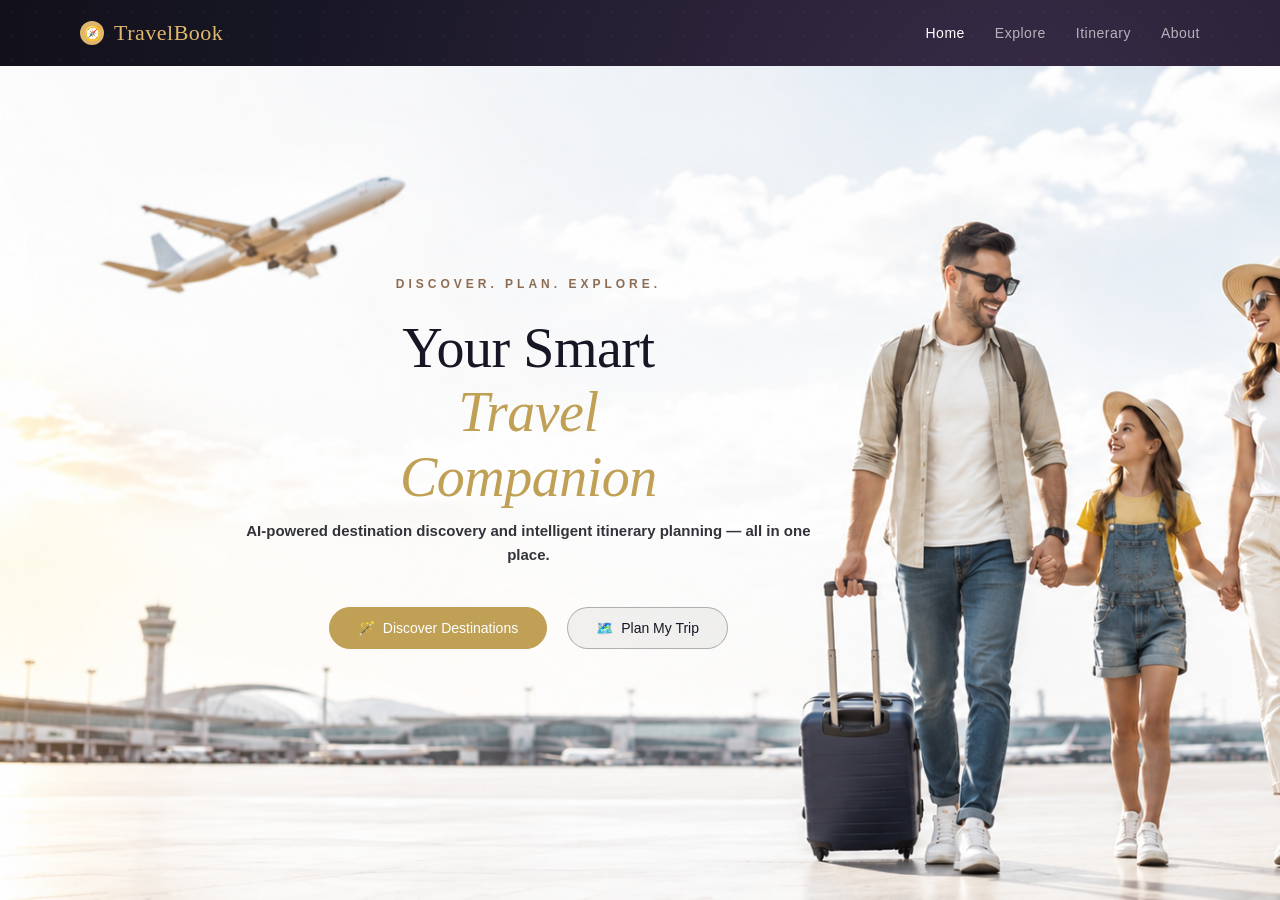
<file: Frontend/index.html>
<!DOCTYPE html>
<html lang="en">
<head>
    <meta charset="UTF-8">
    <meta name="viewport" content="width=device-width, initial-scale=1.0">
    <title>TravelBook - Your Smart Travel Companion</title>
    <link rel="stylesheet" href="css/transition.css">
    <link rel="stylesheet" href="css/navbar.css">
    <link rel="stylesheet" href="css/home.css">
</head>
<body>
<div class="page-transition-overlay" id="transitionOverlay">
    <div class="flying-airplane">
        <img src="assets/plane.png" alt="flying-airplane">
    </div>
</div>
<header>
    <a href="index.html" style="text-decoration: none;">
        <div class="logo-container">
            <div class="logo-icon">🧭</div>
            <div class="logo-text">TravelBook</div>
        </div>
    </a>
    <nav>
        <a href="index.html" class="active">Home</a>
        <a href="explore.html">Explore</a>
        <a href="iternary.html">Itinerary</a>
        <a href="about.html">About</a>
    </nav>
</header>

<main class="hero">
    <p class="tagline">Discover. Plan. Explore.</p>
    <h1 class="main-title">
        <span class="white-text">Your Smart</span><br>
        <span class="gold-text">Travel</span><br>
        <span class="gold-text">Companion</span>
    </h1>
    <p class="description">
        AI-powered destination discovery and intelligent itinerary planning — all in one place.
    </p>
    <div class="cta-container">
        <a href="explore.html" class="btn btn-primary">
            <span>🪄</span> Discover Destinations
        </a>
        <a href="planner.html" class="btn btn-secondary">
            <span>🗺️</span> Plan My Trip
        </a>
    </div>
</main>
<script src="js/transition.js"></script>
</body>
</html>
</file>
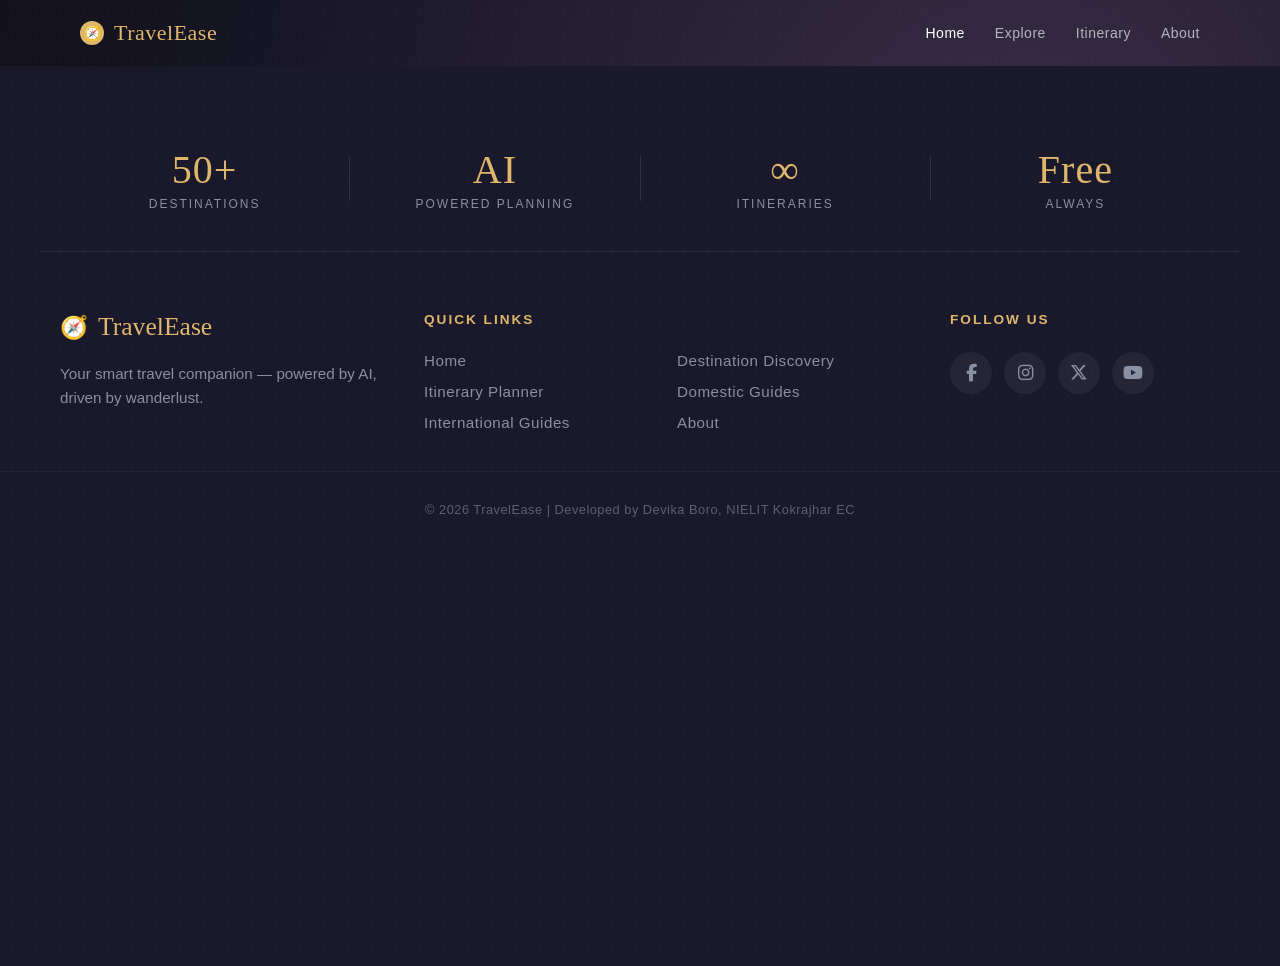
<file: about.html>
<!DOCTYPE html>
<html lang="en">
<head>
    <meta charset="UTF-8">
    <meta name="viewport" content="width=device-width, initial-scale=1.0">
    <title>TravelEase - Your Smart Travel Companion</title>
    <link rel="stylesheet" href="css/transition.css">
    <link rel="stylesheet" href="css/navbar.css">
    <link rel="stylesheet" href="css/about.css">
    <link rel="stylesheet" href="https://cdnjs.cloudflare.com/ajax/libs/font-awesome/6.4.2/css/all.min.css">
</head>
<body>
<div class="page-transition-overlay" id="transitionOverlay">
    <div class="flying-airplane">
        <img src="assets/plane.png" alt="flying-airplane">
    </div>
</div>
<header>
    <a href="index.html" style="text-decoration: none;">
        <div class="logo-container">
            <div class="logo-icon">🧭</div>
            <div class="logo-text">TravelEase</div>
        </div>
    </a>
    <nav>
        <a href="index.html" class="active">Home</a>
        <a href="explore.html">Explore</a>
        <a href="iternary.html">Itinerary</a>
        <a href="about.html">About</a>
    </nav>
</header>

<footer class="main-footer">

    <div class="stats-ribbon">
        <div class="stat-item">
            <h3 class="stat-number">50+</h3>
            <p class="stat-label">Destinations</p>
        </div>
        <div class="stat-divider"></div>
        <div class="stat-item">
            <h3 class="stat-number">AI</h3>
            <p class="stat-label">Powered Planning</p>
        </div>
        <div class="stat-divider"></div>
        <div class="stat-item">
            <h3 class="stat-number">∞</h3>
            <p class="stat-label">Itineraries</p>
        </div>
        <div class="stat-divider"></div>
        <div class="stat-item">
            <h3 class="stat-number">Free</h3>
            <p class="stat-label">Always</p>
        </div>
    </div>

    <div class="footer-content">
        <div class="footer-column brand-info">
            <div class="footer-logo">
                <span class="logo-compass">🧭</span>
                <h2>TravelEase</h2>
            </div>
            <p class="brand-tagline">
                Your smart travel companion — powered by AI, driven by wanderlust.
            </p>
        </div>

        <div class="footer-column links-navigation">
            <h4 class="column-title">Quick Links</h4>
            <nav class="footer-links-list">
                <a href="index.html">Home</a>
                <a href="explore.html">Destination Discovery</a>
                <a href="iternary.html">Itinerary Planner</a>
                <a href="#">Domestic Guides</a>
                <a href="#">International Guides</a>
                <a href="about.html">About</a>
            </nav>
        </div>

        <div class="footer-column social-connections">
            <h4 class="column-title">Follow Us</h4>
            <div class="social-icons-row">
                <a href="#" class="social-icon-btn" aria-label="Facebook"><i class="fab fa-facebook-f"></i></a>
                <a href="#" class="social-icon-btn" aria-label="Instagram"><i class="fab fa-instagram"></i></a>
                <a href="#" class="social-icon-btn" aria-label="X (Twitter)"><i class="fab fa-x-twitter"></i></a>
                <a href="#" class="social-icon-btn" aria-label="YouTube"><i class="fab fa-youtube"></i></a>
            </div>
        </div>
    </div>

    <div class="footer-bottom">
        <p>&copy; 2026 TravelEase | Developed by Devika Boro, NIELIT Kokrajhar EC</p>
    </div>
</footer>
<script src="js/transition.js"></script>
</body>
</html>
</file>
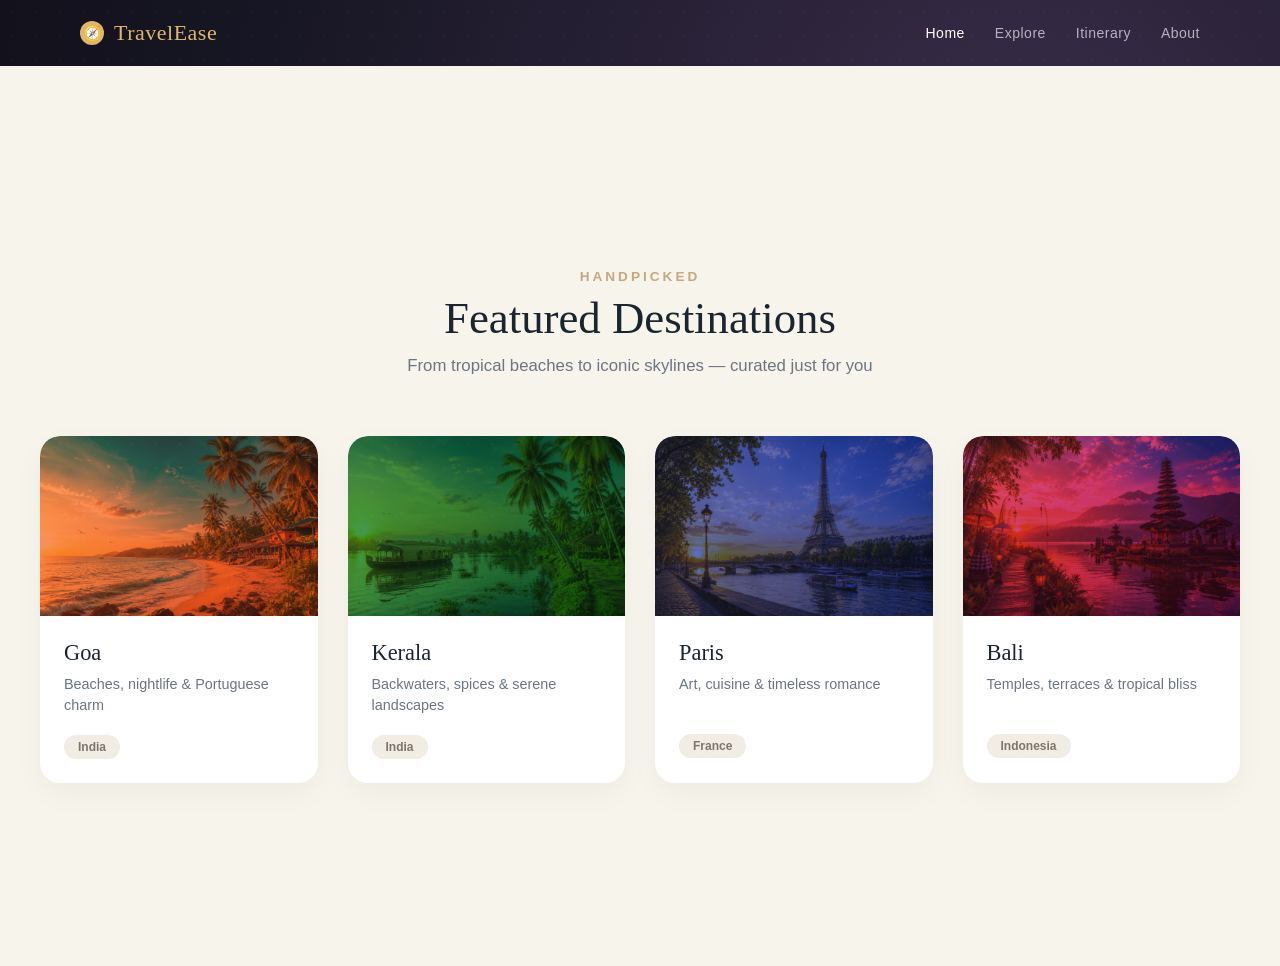
<file: explore.html>
<!DOCTYPE html>
<html lang="en">
<head>
    <meta charset="UTF-8">
    <meta name="viewport" content="width=device-width, initial-scale=1.0">
    <title>TravelEase - Your Smart Travel Companion</title>
    <link rel="stylesheet" href="css/transition.css">
    <link rel="stylesheet" href="css/navbar.css">
    <link rel="stylesheet" href="css/explore.css">
</head>
<body>
<div class="page-transition-overlay" id="transitionOverlay">
    <div class="flying-airplane">
        <img src="assets/plane.png" alt="flying-airplane">
    </div>
</div>
<header>
    <a href="index.html" style="text-decoration: none;">
        <div class="logo-container">
            <div class="logo-icon">🧭</div>
            <div class="logo-text">TravelEase</div>
        </div>
    </a>
    <nav>
        <a href="index.html" class="active">Home</a>
        <a href="explore.html">Explore</a>
        <a href="iternary.html">Itinerary</a>
        <a href="about.html">About</a>
    </nav>
</header>

<section class="featured-destinations">
    <header class="section-header">
        <p class="sub-heading">HANDPICKED</p>
        <h2 class="section-title">Featured Destinations</h2>
        <p class="section-description">From tropical beaches to iconic skylines — curated just for you</p>
    </header>

    <div class="cards-grid">
        <article class="destination-card">
            <a href="component/goa.html" class="destination-card-link">
                <div class="card-image-wrapper gradient-goa">
                    <img src="assets/backgrounds/goa.png" alt="Goa Beach" class="card-image">
                </div>
                <div class="card-content">
                    <h3 class="card-title">Goa</h3>
                    <p class="card-text">Beaches, nightlife & Portuguese charm</p>
                    <span class="country-tag">India</span>
                </div>
            </a>
        </article>

        <article class="destination-card">
            <a href="component/kerala.html" class="destination-card-link">
                <div class="card-image-wrapper gradient-kerala">
                    <img src="assets/backgrounds/kerala.png" alt="Kerala Backwaters" class="card-image">
                </div>
                <div class="card-content">
                    <h3 class="card-title">Kerala</h3>
                    <p class="card-text">Backwaters, spices & serene landscapes</p>
                    <span class="country-tag">India</span>
                </div>
            </a>
        </article>

        <article class="destination-card">
            <a href="component/paris.html" class="destination-card-link">
                <div class="card-image-wrapper gradient-paris">
                    <img src="assets/backgrounds/paris.png" alt="Eiffel Tower Paris" class="card-image">
                </div>
                <div class="card-content">
                    <h3 class="card-title">Paris</h3>
                    <p class="card-text">Art, cuisine & timeless romance</p>
                    <span class="country-tag">France</span>
                </div>
            </a>
        </article>

        <article class="destination-card">
            <a href="component/bali.html" class="destination-card-link">
                <div class="card-image-wrapper gradient-bali">
                    <img src="assets/backgrounds/bali.png" alt="Bali Temple" class="card-image">
                </div>
                <div class="card-content">
                    <h3 class="card-title">Bali</h3>
                    <p class="card-text">Temples, terraces & tropical bliss</p>
                    <span class="country-tag">Indonesia</span>
                </div>
            </a>
        </article>
    </div>
</section>
<script src="js/transition.js"></script>
</body>
</html>
</file>
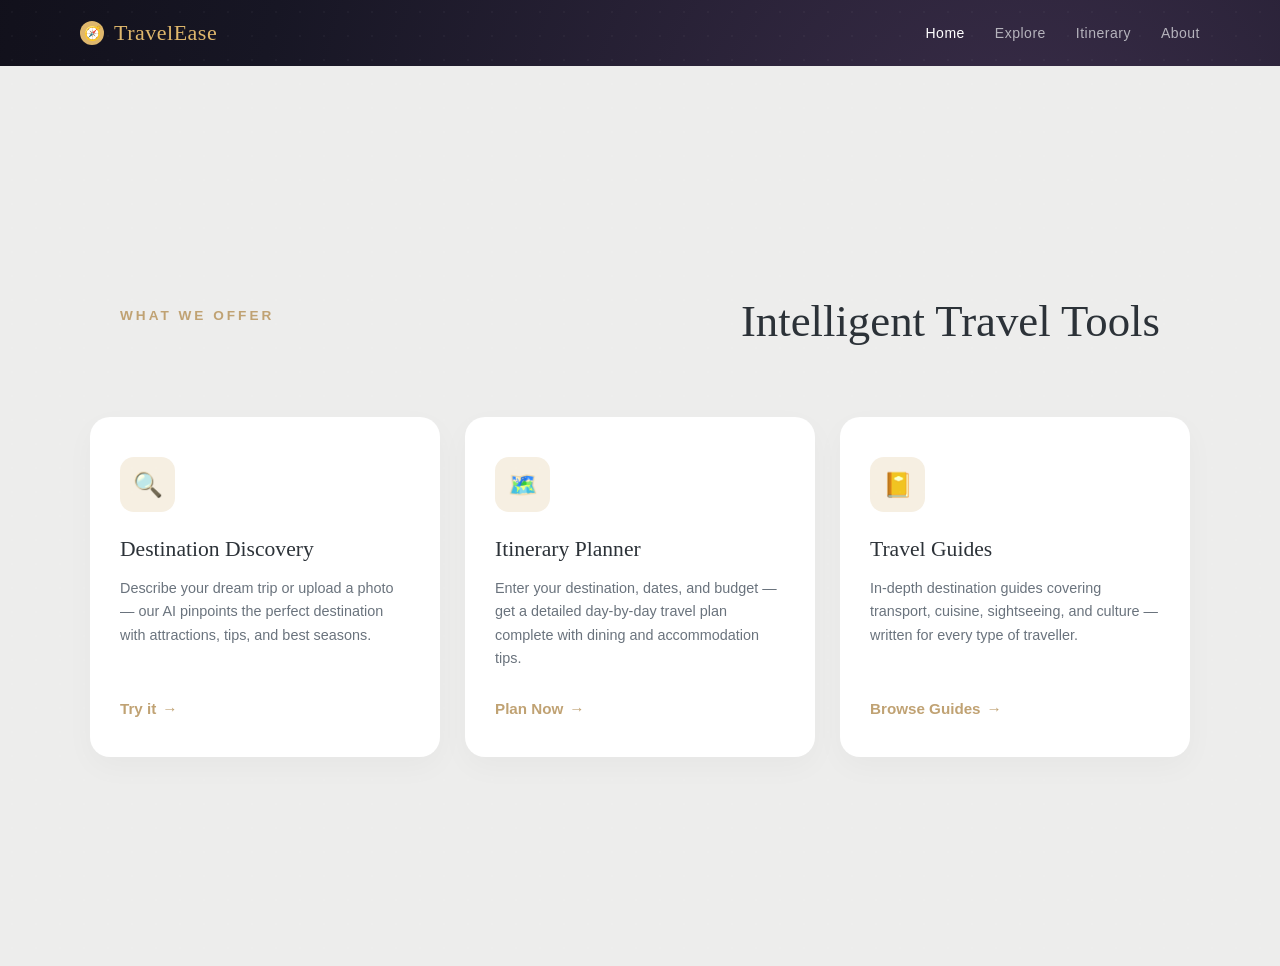
<file: iternary.html>
<!DOCTYPE html>
<html lang="en">
<head>
    <meta charset="UTF-8">
    <meta name="viewport" content="width=device-width, initial-scale=1.0">
    <title>TravelEase - Your Smart Travel Companion</title>
    <link rel="stylesheet" href="css/transition.css">
    <link rel="stylesheet" href="css/navbar.css">
    <link rel="stylesheet" href="css/iternary.css">
</head>
<body>
<div class="page-transition-overlay" id="transitionOverlay">
    <div class="flying-airplane">
        <img src="assets/plane.png" alt="flying-airplane">
    </div>
</div>
<header>
    <a href="index.html" style="text-decoration: none;">
        <div class="logo-container">
            <div class="logo-icon">🧭</div>
            <div class="logo-text">TravelEase</div>
        </div>
    </a>
    <nav>
        <a href="index.html" class="active">Home</a>
        <a href="explore.html">Explore</a>
        <a href="iternary.html">Itinerary</a>
        <a href="about.html">About</a>
    </nav>
</header>

<section class="travel-tools-section">
    <header class="tools-header">
        <p class="tools-sub-heading">WHAT WE OFFER</p>
        <h2 class="tools-title">Intelligent Travel Tools</h2>
    </header>

    <div class="tools-grid">
        <article class="tool-card">
            <div class="icon-badge">
                <span>🔍</span>
            </div>
            <h3 class="tool-card-title">Destination Discovery</h3>
            <p class="tool-card-text">
                Describe your dream trip or upload a photo — our AI pinpoints the perfect destination with attractions, tips, and best seasons.
            </p>
            <a href="explore.html" class="tool-link">Try it <span class="arrow">→</span></a>
        </article>

        <article class="tool-card">
            <div class="icon-badge">
                <span>🗺️</span>
            </div>
            <h3 class="tool-card-title">Itinerary Planner</h3>
            <p class="tool-card-text">
                Enter your destination, dates, and budget — get a detailed day-by-day travel plan complete with dining and accommodation tips.
            </p>
            <a href="planner.html" class="tool-link">Plan Now <span class="arrow">→</span></a>
        </article>

        <article class="tool-card">
            <div class="icon-badge">
                <span>📔</span>
            </div>
            <h3 class="tool-card-title">Travel Guides</h3>
            <p class="tool-card-text">
                In-depth destination guides covering transport, cuisine, sightseeing, and culture — written for every type of traveller.
            </p>
            <a href="#" class="tool-link">Browse Guides <span class="arrow">→</span></a>
        </article>
    </div>
</section>
<script src="js/transition.js"></script>
</body>
</html>
</file>
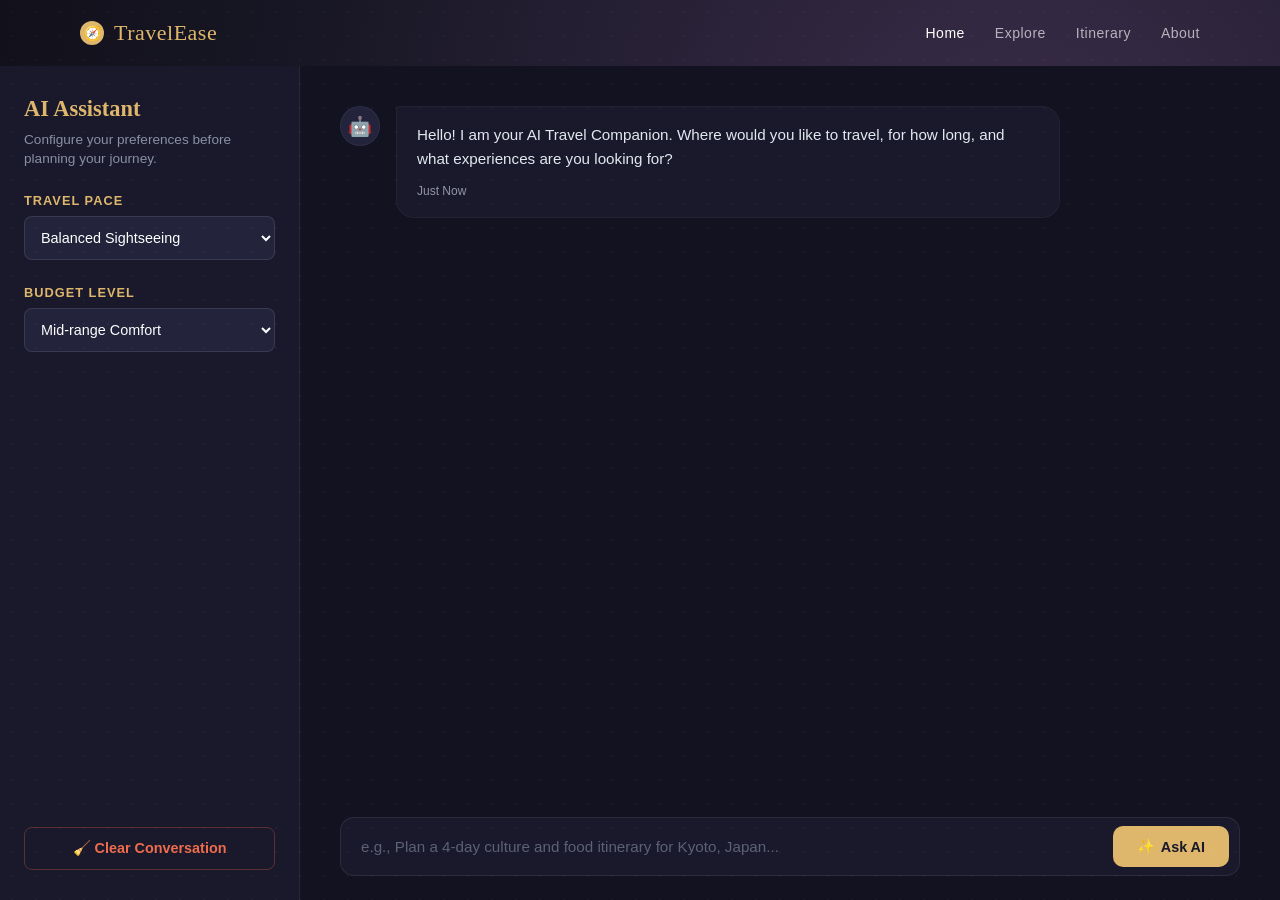
<file: planner.html>
<!DOCTYPE html>
<html lang="en">
<head>
    <meta charset="UTF-8">
    <meta name="viewport" content="width=device-width, initial-scale=1.0">
    <title>TravelEase - AI Itinerary Planner</title>
    <link rel="stylesheet" href="css/transition.css">
    <link rel="stylesheet" href="css/navbar.css">
    <link rel="stylesheet" href="css/planner.css">
</head>
<body>
<div class="page-transition-overlay" id="transitionOverlay">
    <div class="flying-airplane">
        <img src="assets/plane.png" alt="flying-airplane">
    </div>
</div>
<header>
    <a href="index.html" style="text-decoration: none;">
        <div class="logo-container">
            <div class="logo-icon">🧭</div>
            <div class="logo-text">TravelEase</div>
        </div>
    </a>
    <nav>
        <a href="index.html" class="active">Home</a>
        <a href="explore.html">Explore</a>
        <a href="iternary.html">Itinerary</a>
        <a href="about.html">About</a>
    </nav>
</header>

<main class="planner-container">
    <aside class="planner-sidebar" id="plannerSidebar">
        <div class="sidebar-header">
            <h3>AI Assistant</h3>
            <p>Configure your preferences before planning your journey.</p>
        </div>

        <div class="control-group">
            <label for="paceSelect">Travel Pace</label>
            <select id="paceSelect">
                <option value="relaxed">Relaxed & Casual</option>
                <option value="balanced" selected>Balanced Sightseeing</option>
                <option value="packed">Fast-Paced & Packed</option>
            </select>
        </div>

        <div class="control-group">
            <label for="budgetSelect">Budget Level</label>
            <select id="budgetSelect">
                <option value="budget">Budget / Backpacker</option>
                <option value="midrange" selected>Mid-range Comfort</option>
                <option value="luxury">Luxury / Premium</option>
            </select>
        </div>

        <button class="clear-chat-btn" id="clearChatBtn">🧹 Clear Conversation</button>
    </aside>

    <section class="chat-wrapper">
        <div class="mobile-header">
            <button class="menu-toggle-btn" id="menuToggleBtn" aria-label="Toggle Preferences">
                ☰ <span>Preferences</span>
            </button>
            <h3 class="mobile-title">AI Travel Companion</h3>
        </div>

        <div class="chat-timeline" id="chatTimeline">
            <div class="msg bot-msg">
                <div class="msg-avatar">🤖</div>
                <div class="msg-bubble">
                    <p>Hello! I am your AI Travel Companion. Where would you like to travel, for how long, and what experiences are you looking for?</p>
                    <small class="msg-timestamp">Just Now</small>
                </div>
            </div>
        </div>

        <div class="chat-input-panel">
            <form id="chatForm" class="input-form-row">
                <input
                        type="text"
                        id="userInput"
                        placeholder="e.g., Plan a 4-day culture and food itinerary for Kyoto, Japan..."
                        autocomplete="off"
                        required
                >
                <button type="submit" class="send-btn" id="sendBtn">
                    <span>✨</span> Ask AI
                </button>
            </form>
        </div>
    </section>
</main>
<script src="js/transition.js"></script>
<script src="js/planner.js"></script>
</body>
</html>
</file>
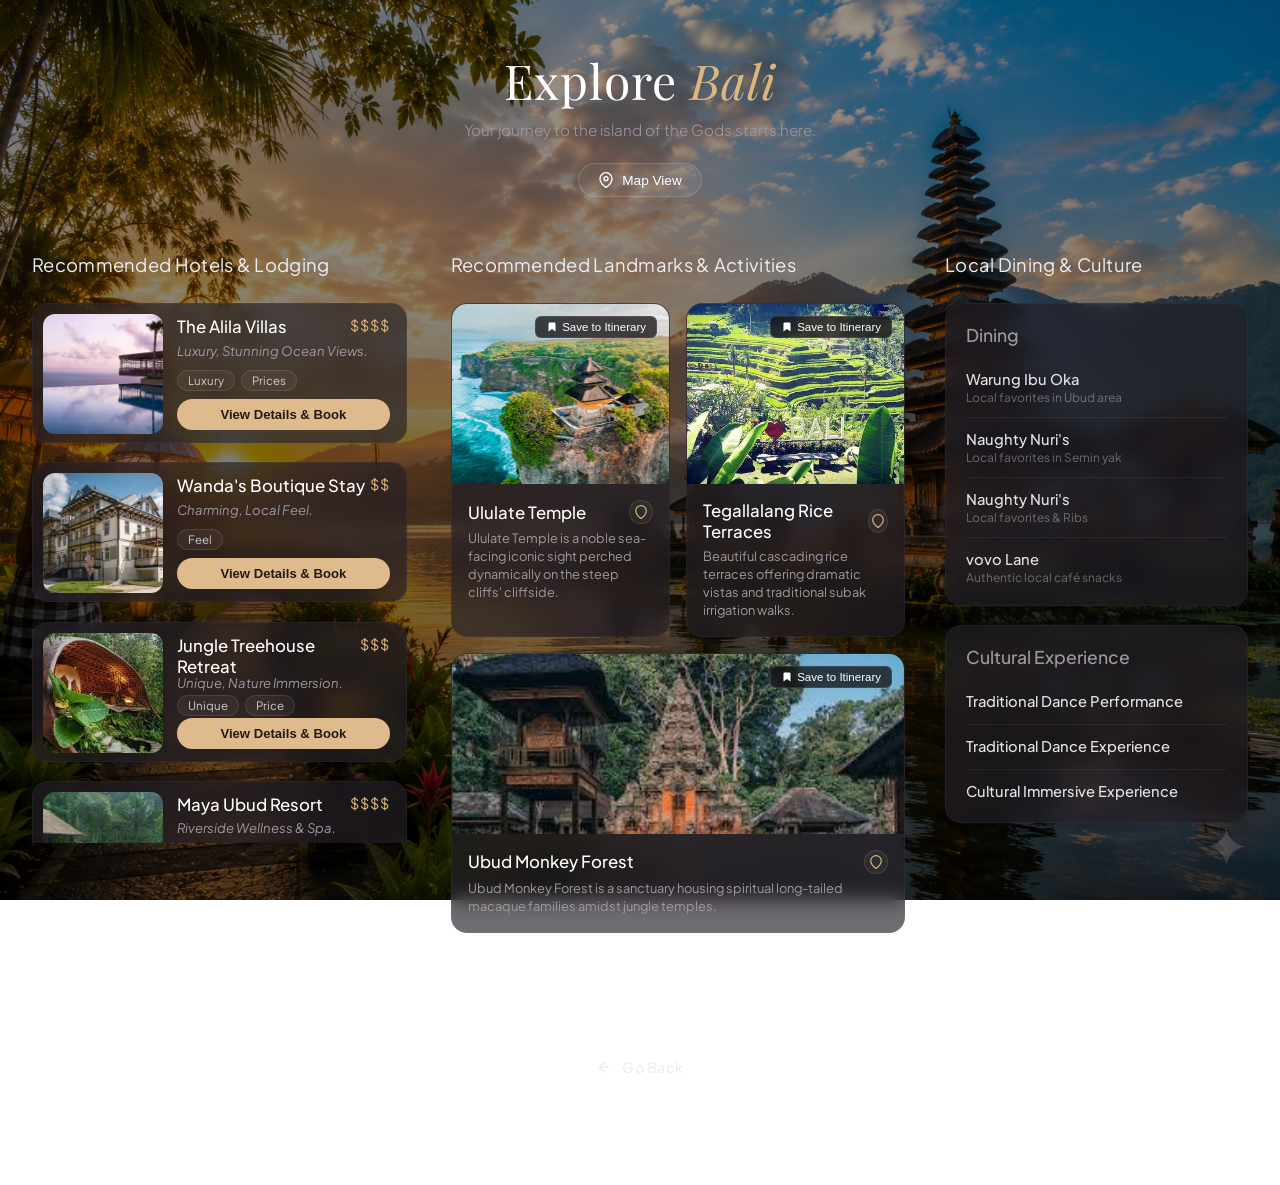
<file: component/bali.html>
<!DOCTYPE html>
<html lang="en">
<head>
    <meta charset="UTF-8">
    <meta name="viewport" content="width=device-width, initial-scale=1.0">
    <title>Explore Bali</title>
    <link rel="stylesheet" href="../css/destinations.css">
    <link rel="preconnect" href="https://fonts.googleapis.com">
    <link rel="preconnect" href="https://fonts.gstatic.com" crossorigin>
    <link href="https://fonts.googleapis.com/css2?family=Playfair+Display:ital,wght@0,400;0,600;1,400&family=Plus+Jakarta+Sans:wght@300;400;500;600&display=swap" rel="stylesheet">
</head>
<body class="bg-bali">
<header class="hero-header">
    <h1>Explore <span>Bali</span></h1>
    <p class="subtitle">Your journey to the island of the Gods starts here.</p>
    <button class="map-view-btn">
        <svg width="16" height="16" viewBox="0 0 24 24" fill="none" stroke="currentColor" stroke-width="2"><path d="M21 10c0 7-9 13-9 13s-9-6-9-13a9 9 0 0 1 18 0z"></path><circle cx="12" cy="10" r="3"></circle></svg>
        Map View
    </button>
</header>

<main class="dashboard-container">

    <section class="column">
        <h2>Recommended Hotels & Lodging</h2>

        <div class="scroll-container">

            <div class="card hotel-card">
                <div class="card-img" style="background-image: url('../assets/bali/hotels/alila.jpg');"></div>
                <div class="card-content">
                    <div class="card-header">
                        <h3>The Alila Villas</h3>
                        <span class="price-tier">$$$$</span>
                    </div>
                    <p class="tagline">Luxury, Stunning Ocean Views.</p>
                    <div class="badge-group">
                        <span class="badge">Luxury</span>
                        <span class="badge">Prices</span>
                    </div>
                    <button class="action-btn primary-btn">View Details & Book</button>
                </div>
            </div>

            <div class="card hotel-card">
                <div class="card-img" style="background-image: url('../assets/bali/hotels/wanda-budynek.jpeg');"></div>
                <div class="card-content">
                    <div class="card-header">
                        <h3>Wanda's Boutique Stay</h3>
                        <span class="price-tier">$$</span>
                    </div>
                    <p class="tagline">Charming, Local Feel.</p>
                    <div class="badge-group">
                        <span class="badge">Feel</span>
                    </div>
                    <button class="action-btn primary-btn">View Details & Book</button>
                </div>
            </div>

            <div class="card hotel-card">
                <div class="card-img" style="background-image: url('../assets/bali/hotels/jungle.jpg');"></div>
                <div class="card-content">
                    <div class="card-header">
                        <h3>Jungle Treehouse Retreat</h3>
                        <span class="price-tier">$$$</span>
                    </div>
                    <p class="tagline">Unique, Nature Immersion.</p>
                    <div class="badge-group">
                        <span class="badge">Unique</span>
                        <span class="badge">Price</span>
                    </div>
                    <button class="action-btn primary-btn">View Details & Book</button>
                </div>
            </div>

            <div class="card hotel-card">
                <div class="card-img" style="background-image: url('../assets/bali/hotels/maya-ubud-resort-spa.jpg');"></div>
                <div class="card-content">
                    <div class="card-header">
                        <h3>Maya Ubud Resort</h3>
                        <span class="price-tier">$$$$</span>
                    </div>
                    <p class="tagline">Riverside Wellness & Spa.</p>
                    <div class="badge-group">
                        <span class="badge">Luxury</span>
                        <span class="badge">Wellness</span>
                    </div>
                    <button class="action-btn primary-btn">View Details & Book</button>
                </div>
            </div>

            <div class="card hotel-card">
                <div class="card-img" style="background-image: url('../assets/bali/hotels/seminyak.jpg');"></div>
                <div class="card-content">
                    <div class="card-header">
                        <h3>Seminyak Beach Hostel</h3>
                        <span class="price-tier">$</span>
                    </div>
                    <p class="tagline">Social Vibe, Steps to Surf.</p>
                    <div class="badge-group">
                        <span class="badge">Budget</span>
                        <span class="badge">Social</span>
                    </div>
                    <button class="action-btn primary-btn">View Details & Book</button>
                </div>
            </div>

        </div>
    </section>

    <section class="column">
        <h2>Recommended Landmarks & Activities</h2>

        <div class="landmarks-grid">
            <div class="card landmark-card">
                <div class="landmark-img" style="background-image: url('../assets/bali/landmarks/ululate.jpg');">
                    <button class="save-itinerary"><svg width="12" height="12" viewBox="0 0 24 24" fill="currentColor"><path d="M19 21l-7-5-7 5V5a2 2 0 0 1 2-2h10a2 2 0 0 1 2 2z"></path></svg> Save to Itinerary</button>
                </div>
                <div class="landmark-body">
                    <div class="landmark-title-row">
                        <h3>Ululate Temple</h3>
                        <div class="pin-icon"><svg width="14" height="14" viewBox="0 0 24 24" fill="none" stroke="currentColor" stroke-width="2"><path d="M21 10c0 7-9 13-9 13s-9-6-9-13a9 9 0 0 1 18 0z"></path></svg></div>
                    </div>
                    <p>Ululate Temple is a noble sea-facing iconic sight perched dynamically on the steep cliffs' cliffside.</p>
                </div>
            </div>

            <div class="card landmark-card">
                <div class="landmark-img" style="background-image: url('../assets/bali/landmarks/tegallalang.jpg');">
                    <button class="save-itinerary"><svg width="12" height="12" viewBox="0 0 24 24" fill="currentColor"><path d="M19 21l-7-5-7 5V5a2 2 0 0 1 2-2h10a2 2 0 0 1 2 2z"></path></svg> Save to Itinerary</button>
                </div>
                <div class="landmark-body">
                    <div class="landmark-title-row">
                        <h3>Tegallalang Rice Terraces</h3>
                        <div class="pin-icon"><svg width="14" height="14" viewBox="0 0 24 24" fill="none" stroke="currentColor" stroke-width="2"><path d="M21 10c0 7-9 13-9 13s-9-6-9-13a9 9 0 0 1 18 0z"></path></svg></div>
                    </div>
                    <p>Beautiful cascading rice terraces offering dramatic vistas and traditional subak irrigation walks.</p>
                </div>
            </div>

            <div class="card landmark-card full-width-landmark">
                <div class="landmark-img" style="background-image: url('../assets/bali/landmarks/ubud.jpg');">
                    <button class="save-itinerary"><svg width="12" height="12" viewBox="0 0 24 24" fill="currentColor"><path d="M19 21l-7-5-7 5V5a2 2 0 0 1 2-2h10a2 2 0 0 1 2 2z"></path></svg> Save to Itinerary</button>
                </div>
                <div class="landmark-body">
                    <div class="landmark-title-row">
                        <h3>Ubud Monkey Forest</h3>
                        <div class="pin-icon"><svg width="14" height="14" viewBox="0 0 24 24" fill="none" stroke="currentColor" stroke-width="2"><path d="M21 10c0 7-9 13-9 13s-9-6-9-13a9 9 0 0 1 18 0z"></path></svg></div>
                    </div>
                    <p>Ubud Monkey Forest is a sanctuary housing spiritual long-tailed macaque families amidst jungle temples.</p>
                </div>
            </div>
        </div>
    </section>

    <section class="column">
        <h2>Local Dining & Culture</h2>

        <div class="card text-list-card">
            <h3>Dining</h3>

            <div class="list-item">
                <h4>Warung Ibu Oka</h4>
                <p>Local favorites in Ubud area</p>
            </div>
            <div class="list-item">
                <h4>Naughty Nuri's</h4>
                <p>Local favorites in Semin yak</p>
            </div>
            <div class="list-item">
                <h4>Naughty Nuri's</h4>
                <p>Local favorites & Ribs</p>
            </div>
            <div class="list-item no-border">
                <h4>vovo Lane</h4>
                <p>Authentic local café snacks</p>
            </div>
        </div>

        <div class="card text-list-card">
            <h3>Cultural Experience</h3>

            <div class="list-item">
                <h4>Traditional Dance Performance</h4>
            </div>
            <div class="list-item">
                <h4>Traditional Dance Experience</h4>
            </div>
            <div class="list-item no-border">
                <h4>Cultural Immersive Experience</h4>
            </div>
        </div>
    </section>

</main>
<div class="bottom-actions-container">
    <div class="bottom-actions-container">
        <a href="../explore.html" class="go-back-btn">
            <svg width="16" height="16" viewBox="0 0 24 24" fill="none" stroke="currentColor" stroke-width="2.5" stroke-linecap="round" stroke-linejoin="round"><line x1="19" y1="12" x2="5" y2="12"></line><polyline points="12 19 5 12 12 5"></polyline></svg>
            Go Back
        </a>
    </div>
</div>

<div class="decorative-flare">✦</div>
</body>
</html>
</file>
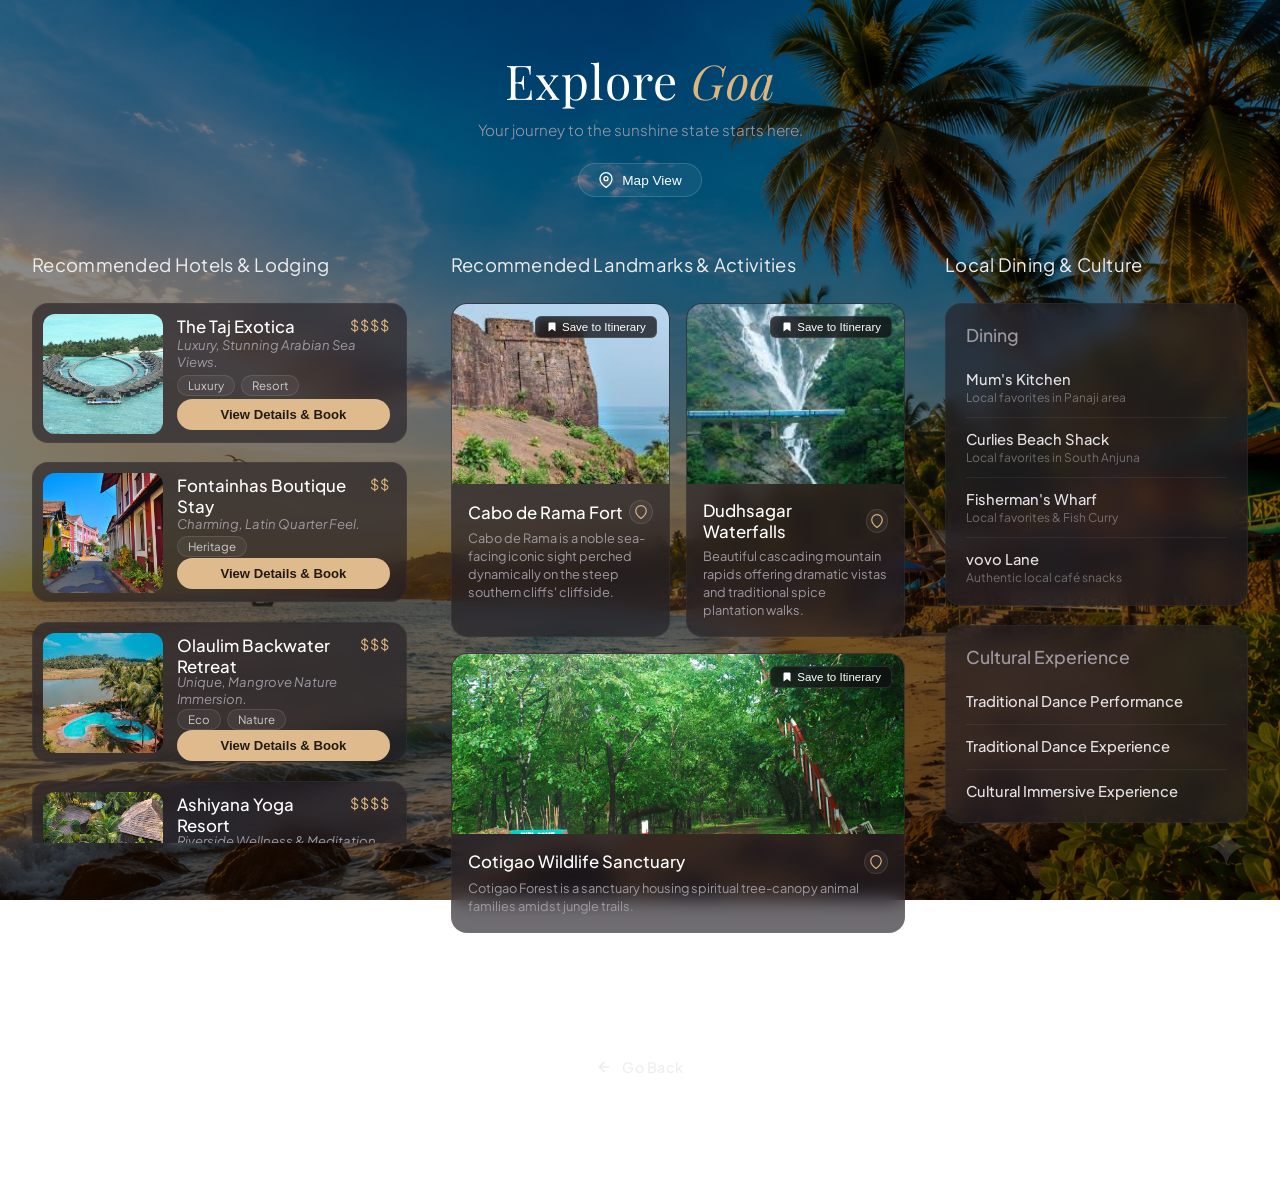
<file: component/goa.html>
<!DOCTYPE html>
<html lang="en">
<head>
    <meta charset="UTF-8">
    <meta name="viewport" content="width=device-width, initial-scale=1.0">
    <title>Explore Bali</title>
    <link rel="stylesheet" href="../css/destinations.css">
    <link rel="preconnect" href="https://fonts.googleapis.com">
    <link rel="preconnect" href="https://fonts.gstatic.com" crossorigin>
    <link href="https://fonts.googleapis.com/css2?family=Playfair+Display:ital,wght@0,400;0,600;1,400&family=Plus+Jakarta+Sans:wght@300;400;500;600&display=swap" rel="stylesheet">
</head>
<body class="bg-goa">
    <header class="hero-header">
        <h1>Explore <span>Goa</span></h1>
        <p class="subtitle">Your journey to the sunshine state starts here.</p>
        <button class="map-view-btn">
            <svg width="16" height="16" viewBox="0 0 24 24" fill="none" stroke="currentColor" stroke-width="2"><path d="M21 10c0 7-9 13-9 13s-9-6-9-13a9 9 0 0 1 18 0z"></path><circle cx="12" cy="10" r="3"></circle></svg>
            Map View
        </button>
    </header>

    <main class="dashboard-container">

        <section class="column">
            <h2>Recommended Hotels & Lodging</h2>

            <div class="scroll-container">

                <div class="card hotel-card">
                    <div class="card-img" style="background-image: url('../assets/goa/hotels/taj-exotica-resort-spa.jpg');"></div>
                    <div class="card-content">
                        <div class="card-header">
                            <h3>The Taj Exotica</h3>
                            <span class="price-tier">$$$$</span>
                        </div>
                        <p class="tagline">Luxury, Stunning Arabian Sea Views.</p>
                        <div class="badge-group">
                            <span class="badge">Luxury</span>
                            <span class="badge">Resort</span>
                        </div>
                        <button class="action-btn primary-btn">View Details & Book</button>
                    </div>
                </div>

                <div class="card hotel-card">
                    <div class="card-img" style="background-image: url('../assets/goa/hotels/fontainhas.jpg');"></div>
                    <div class="card-content">
                        <div class="card-header">
                            <h3>Fontainhas Boutique Stay</h3>
                            <span class="price-tier">$$</span>
                        </div>
                        <p class="tagline">Charming, Latin Quarter Feel.</p>
                        <div class="badge-group">
                            <span class="badge">Heritage</span>
                        </div>
                        <button class="action-btn primary-btn">View Details & Book</button>
                    </div>
                </div>

                <div class="card hotel-card">
                    <div class="card-img" style="background-image: url('../assets/goa/hotels/olaulim.jpg');"></div>
                    <div class="card-content">
                        <div class="card-header">
                            <h3>Olaulim Backwater Retreat</h3>
                            <span class="price-tier">$$$</span>
                        </div>
                        <p class="tagline">Unique, Mangrove Nature Immersion.</p>
                        <div class="badge-group">
                            <span class="badge">Eco</span>
                            <span class="badge">Nature</span>
                        </div>
                        <button class="action-btn primary-btn">View Details & Book</button>
                    </div>
                </div>

                <div class="card hotel-card">
                    <div class="card-img" style="background-image: url('../assets/goa/hotels/ashiyana-yoga-resort.jpg');"></div>
                    <div class="card-content">
                        <div class="card-header">
                            <h3>Ashiyana Yoga Resort</h3>
                            <span class="price-tier">$$$$</span>
                        </div>
                        <p class="tagline">Riverside Wellness & Meditation Spa.</p>
                        <div class="badge-group">
                            <span class="badge">Yoga</span>
                            <span class="badge">Wellness</span>
                        </div>
                        <button class="action-btn primary-btn">View Details & Book</button>
                    </div>
                </div>

                <div class="card hotel-card">
                    <div class="card-img" style="background-image: url('../assets/goa/hotels/anjuna-hostel.jpg');"></div>
                    <div class="card-content">
                        <div class="card-header">
                            <h3>Anjuna Beach Hostel</h3>
                            <span class="price-tier">$</span>
                        </div>
                        <p class="tagline">Social Vibe, Steps to Flea Market & Surf.</p>
                        <div class="badge-group">
                            <span class="badge">Budget</span>
                            <span class="badge">Social</span>
                        </div>
                        <button class="action-btn primary-btn">View Details & Book</button>
                    </div>
                </div>

            </div>
        </section>

        <section class="column">
            <h2>Recommended Landmarks & Activities</h2>
            
            <div class="landmarks-grid">
                <div class="card landmark-card">
                    <div class="landmark-img" style="background-image: url('../assets/goa/landmarks/cabo.jpg');">
                        <button class="save-itinerary"><svg width="12" height="12" viewBox="0 0 24 24" fill="currentColor"><path d="M19 21l-7-5-7 5V5a2 2 0 0 1 2-2h10a2 2 0 0 1 2 2z"></path></svg> Save to Itinerary</button>
                    </div>
                    <div class="landmark-body">
                        <div class="landmark-title-row">
                            <h3>Cabo de Rama Fort</h3>
                            <div class="pin-icon"><svg width="14" height="14" viewBox="0 0 24 24" fill="none" stroke="currentColor" stroke-width="2"><path d="M21 10c0 7-9 13-9 13s-9-6-9-13a9 9 0 0 1 18 0z"></path></svg></div>
                        </div>
                        <p>Cabo de Rama is a noble sea-facing iconic sight perched dynamically on the steep southern cliffs' cliffside.</p>
                    </div>
                </div>

                <div class="card landmark-card">
                    <div class="landmark-img" style="background-image: url('../assets/goa/landmarks/dudh.jpg');">
                        <button class="save-itinerary"><svg width="12" height="12" viewBox="0 0 24 24" fill="currentColor"><path d="M19 21l-7-5-7 5V5a2 2 0 0 1 2-2h10a2 2 0 0 1 2 2z"></path></svg> Save to Itinerary</button>
                    </div>
                    <div class="landmark-body">
                        <div class="landmark-title-row">
                            <h3>Dudhsagar Waterfalls</h3>
                            <div class="pin-icon"><svg width="14" height="14" viewBox="0 0 24 24" fill="none" stroke="currentColor" stroke-width="2"><path d="M21 10c0 7-9 13-9 13s-9-6-9-13a9 9 0 0 1 18 0z"></path></svg></div>
                        </div>
                        <p>Beautiful cascading mountain rapids offering dramatic vistas and traditional spice plantation walks.</p>
                    </div>
                </div>

                <div class="card landmark-card full-width-landmark">
                    <div class="landmark-img" style="background-image: url('../assets/goa/landmarks/cotigao.jpg');">
                        <button class="save-itinerary"><svg width="12" height="12" viewBox="0 0 24 24" fill="currentColor"><path d="M19 21l-7-5-7 5V5a2 2 0 0 1 2-2h10a2 2 0 0 1 2 2z"></path></svg> Save to Itinerary</button>
                    </div>
                    <div class="landmark-body">
                        <div class="landmark-title-row">
                            <h3>Cotigao Wildlife Sanctuary</h3>
                            <div class="pin-icon"><svg width="14" height="14" viewBox="0 0 24 24" fill="none" stroke="currentColor" stroke-width="2"><path d="M21 10c0 7-9 13-9 13s-9-6-9-13a9 9 0 0 1 18 0z"></path></svg></div>
                        </div>
                        <p>Cotigao Forest is a sanctuary housing spiritual tree-canopy animal families amidst jungle trails.</p>
                    </div>
                </div>
            </div>
        </section>

        <section class="column">
            <h2>Local Dining & Culture</h2>
            
            <div class="card text-list-card">
                <h3>Dining</h3>
                
                <div class="list-item">
                    <h4>Mum's Kitchen</h4>
                    <p>Local favorites in Panaji area</p>
                </div>
                <div class="list-item">
                    <h4>Curlies Beach Shack</h4>
                    <p>Local favorites in South Anjuna</p>
                </div>
                <div class="list-item">
                    <h4>Fisherman's Wharf</h4>
                    <p>Local favorites & Fish Curry</p>
                </div>
                <div class="list-item no-border">
                    <h4>vovo Lane</h4>
                    <p>Authentic local café snacks</p>
                </div>
            </div>

            <div class="card text-list-card">
                <h3>Cultural Experience</h3>
                
                <div class="list-item">
                    <h4>Traditional Dance Performance</h4>
                </div>
                <div class="list-item">
                    <h4>Traditional Dance Experience</h4>
                </div>
                <div class="list-item no-border">
                    <h4>Cultural Immersive Experience</h4>
                </div>
            </div>
        </section>

    </main>
    <div class="bottom-actions-container">
        <div class="bottom-actions-container">
            <a href="../explore.html" class="go-back-btn">
                <svg width="16" height="16" viewBox="0 0 24 24" fill="none" stroke="currentColor" stroke-width="2.5" stroke-linecap="round" stroke-linejoin="round"><line x1="19" y1="12" x2="5" y2="12"></line><polyline points="12 19 5 12 12 5"></polyline></svg>
                Go Back
            </a>
        </div>
    </div>

    <div class="decorative-flare">✦</div>
</body>
</html>
</file>
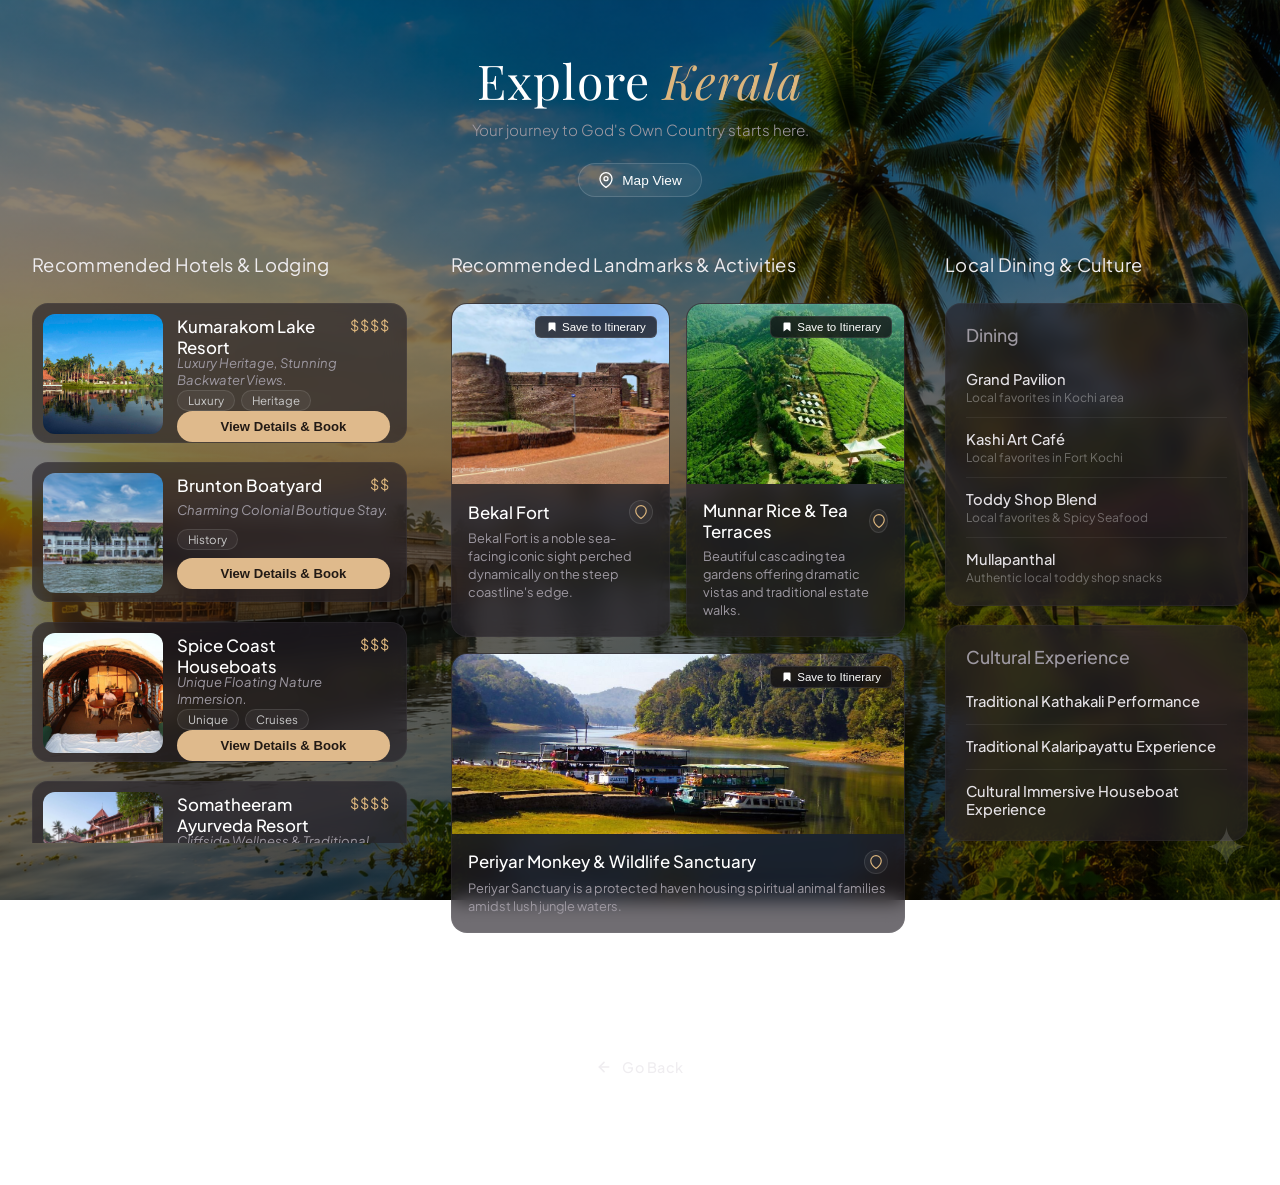
<file: component/kerala.html>
<!DOCTYPE html>
<html lang="en">
<head>
    <meta charset="UTF-8">
    <meta name="viewport" content="width=device-width, initial-scale=1.0">
    <title>Explore Kerala</title>
    <link rel="stylesheet" href="../css/destinations.css">
    <link rel="preconnect" href="https://fonts.googleapis.com">
    <link rel="preconnect" href="https://fonts.gstatic.com" crossorigin>
    <link href="https://fonts.googleapis.com/css2?family=Playfair+Display:ital,wght@0,400;0,600;1,400&family=Plus+Jakarta+Sans:wght@300;400;500;600&display=swap" rel="stylesheet">
</head>
<body class="bg-kerala">
<header class="hero-header">
    <h1>Explore <span>Kerala</span></h1>
    <p class="subtitle">Your journey to God's Own Country starts here.</p>
    <button class="map-view-btn">
        <svg width="16" height="16" viewBox="0 0 24 24" fill="none" stroke="currentColor" stroke-width="2"><path d="M21 10c0 7-9 13-9 13s-9-6-9-13a9 9 0 0 1 18 0z"></path><circle cx="12" cy="10" r="3"></circle></svg>
        Map View
    </button>
</header>

<main class="dashboard-container">

    <section class="column">
        <h2>Recommended Hotels & Lodging</h2>

        <div class="scroll-container">

            <div class="card hotel-card">
                <div class="card-img" style="background-image: url('../assets/kerala/hotels/kumarakom.jpg');"></div>
                <div class="card-content">
                    <div class="card-header">
                        <h3>Kumarakom Lake Resort</h3>
                        <span class="price-tier">$$$$</span>
                    </div>
                    <p class="tagline">Luxury Heritage, Stunning Backwater Views.</p>
                    <div class="badge-group">
                        <span class="badge">Luxury</span>
                        <span class="badge">Heritage</span>
                    </div>
                    <button class="action-btn primary-btn">View Details & Book</button>
                </div>
            </div>

            <div class="card hotel-card">
                <div class="card-img" style="background-image: url('../assets/kerala/hotels/brunton.jpg');"></div>
                <div class="card-content">
                    <div class="card-header">
                        <h3>Brunton Boatyard</h3>
                        <span class="price-tier">$$</span>
                    </div>
                    <p class="tagline">Charming Colonial Boutique Stay.</p>
                    <div class="badge-group">
                        <span class="badge">History</span>
                    </div>
                    <button class="action-btn primary-btn">View Details & Book</button>
                </div>
            </div>

            <div class="card hotel-card">
                <div class="card-img" style="background-image: url('../assets/kerala/hotels/spice-coast.jpg');"></div>
                <div class="card-content">
                    <div class="card-header">
                        <h3>Spice Coast Houseboats</h3>
                        <span class="price-tier">$$$</span>
                    </div>
                    <p class="tagline">Unique Floating Nature Immersion.</p>
                    <div class="badge-group">
                        <span class="badge">Unique</span>
                        <span class="badge">Cruises</span>
                    </div>
                    <button class="action-btn primary-btn">View Details & Book</button>
                </div>
            </div>

            <div class="card hotel-card">
                <div class="card-img" style="background-image: url('../assets/kerala/hotels/somatheeram.jpg');"></div>
                <div class="card-content">
                    <div class="card-header">
                        <h3>Somatheeram Ayurveda Resort</h3>
                        <span class="price-tier">$$$$</span>
                    </div>
                    <p class="tagline">Cliffside Wellness & Traditional Spa.</p>
                    <div class="badge-group">
                        <span class="badge">Ayurveda</span>
                        <span class="badge">Wellness</span>
                    </div>
                    <button class="action-btn primary-btn">View Details & Book</button>
                </div>
            </div>

            <div class="card hotel-card">
                <div class="card-img" style="background-image: url('../assets/kerala/hotels/varkala.jpg');"></div>
                <div class="card-content">
                    <div class="card-header">
                        <h3>Varkala Beach Hostel</h3>
                        <span class="price-tier">$</span>
                    </div>
                    <p class="tagline">Social Vibe, Steps to Cliff Surf.</p>
                    <div class="badge-group">
                        <span class="badge">Budget</span>
                        <span class="badge">Social</span>
                    </div>
                    <button class="action-btn primary-btn">View Details & Book</button>
                </div>
            </div>

        </div>
    </section>

    <section class="column">
        <h2>Recommended Landmarks & Activities</h2>

        <div class="landmarks-grid">
            <div class="card landmark-card">
                <div class="landmark-img" style="background-image: url('../assets/kerala/landmarks/bekal.jpg');">
                    <button class="save-itinerary"><svg width="12" height="12" viewBox="0 0 24 24" fill="currentColor"><path d="M19 21l-7-5-7 5V5a2 2 0 0 1 2-2h10a2 2 0 0 1 2 2z"></path></svg> Save to Itinerary</button>
                </div>
                <div class="landmark-body">
                    <div class="landmark-title-row">
                        <h3>Bekal Fort</h3>
                        <div class="pin-icon"><svg width="14" height="14" viewBox="0 0 24 24" fill="none" stroke="currentColor" stroke-width="2"><path d="M21 10c0 7-9 13-9 13s-9-6-9-13a9 9 0 0 1 18 0z"></path></svg></div>
                    </div>
                    <p>Bekal Fort is a noble sea-facing iconic sight perched dynamically on the steep coastline's edge.</p>
                </div>
            </div>

            <div class="card landmark-card">
                <div class="landmark-img" style="background-image: url('../assets/kerala/landmarks/munnar.jpg');">
                    <button class="save-itinerary"><svg width="12" height="12" viewBox="0 0 24 24" fill="currentColor"><path d="M19 21l-7-5-7 5V5a2 2 0 0 1 2-2h10a2 2 0 0 1 2 2z"></path></svg> Save to Itinerary</button>
                </div>
                <div class="landmark-body">
                    <div class="landmark-title-row">
                        <h3>Munnar Rice & Tea Terraces</h3>
                        <div class="pin-icon"><svg width="14" height="14" viewBox="0 0 24 24" fill="none" stroke="currentColor" stroke-width="2"><path d="M21 10c0 7-9 13-9 13s-9-6-9-13a9 9 0 0 1 18 0z"></path></svg></div>
                    </div>
                    <p>Beautiful cascading tea gardens offering dramatic vistas and traditional estate walks.</p>
                </div>
            </div>

            <div class="card landmark-card full-width-landmark">
                <div class="landmark-img" style="background-image: url('../assets/kerala/landmarks/periyal.jpg');">
                    <button class="save-itinerary"><svg width="12" height="12" viewBox="0 0 24 24" fill="currentColor"><path d="M19 21l-7-5-7 5V5a2 2 0 0 1 2-2h10a2 2 0 0 1 2 2z"></path></svg> Save to Itinerary</button>
                </div>
                <div class="landmark-body">
                    <div class="landmark-title-row">
                        <h3>Periyar Monkey & Wildlife Sanctuary</h3>
                        <div class="pin-icon"><svg width="14" height="14" viewBox="0 0 24 24" fill="none" stroke="currentColor" stroke-width="2"><path d="M21 10c0 7-9 13-9 13s-9-6-9-13a9 9 0 0 1 18 0z"></path></svg></div>
                    </div>
                    <p>Periyar Sanctuary is a protected haven housing spiritual animal families amidst lush jungle waters.</p>
                </div>
            </div>
        </div>
    </section>

    <section class="column">
        <h2>Local Dining & Culture</h2>

        <div class="card text-list-card">
            <h3>Dining</h3>

            <div class="list-item">
                <h4>Grand Pavilion</h4>
                <p>Local favorites in Kochi area</p>
            </div>
            <div class="list-item">
                <h4>Kashi Art Café</h4>
                <p>Local favorites in Fort Kochi</p>
            </div>
            <div class="list-item">
                <h4>Toddy Shop Blend</h4>
                <p>Local favorites & Spicy Seafood</p>
            </div>
            <div class="list-item no-border">
                <h4>Mullapanthal</h4>
                <p>Authentic local toddy shop snacks</p>
            </div>
        </div>

        <div class="card text-list-card">
            <h3>Cultural Experience</h3>

            <div class="list-item">
                <h4>Traditional Kathakali Performance</h4>
            </div>
            <div class="list-item">
                <h4>Traditional Kalaripayattu Experience</h4>
            </div>
            <div class="list-item no-border">
                <h4>Cultural Immersive Houseboat Experience</h4>
            </div>
        </div>
    </section>

</main>
<div class="bottom-actions-container">
    <div class="bottom-actions-container">
        <a href="../explore.html" class="go-back-btn">
            <svg width="16" height="16" viewBox="0 0 24 24" fill="none" stroke="currentColor" stroke-width="2.5" stroke-linecap="round" stroke-linejoin="round"><line x1="19" y1="12" x2="5" y2="12"></line><polyline points="12 19 5 12 12 5"></polyline></svg>
            Go Back
        </a>
    </div>
</div>

<div class="decorative-flare">✦</div>
</body>
</html>
</file>
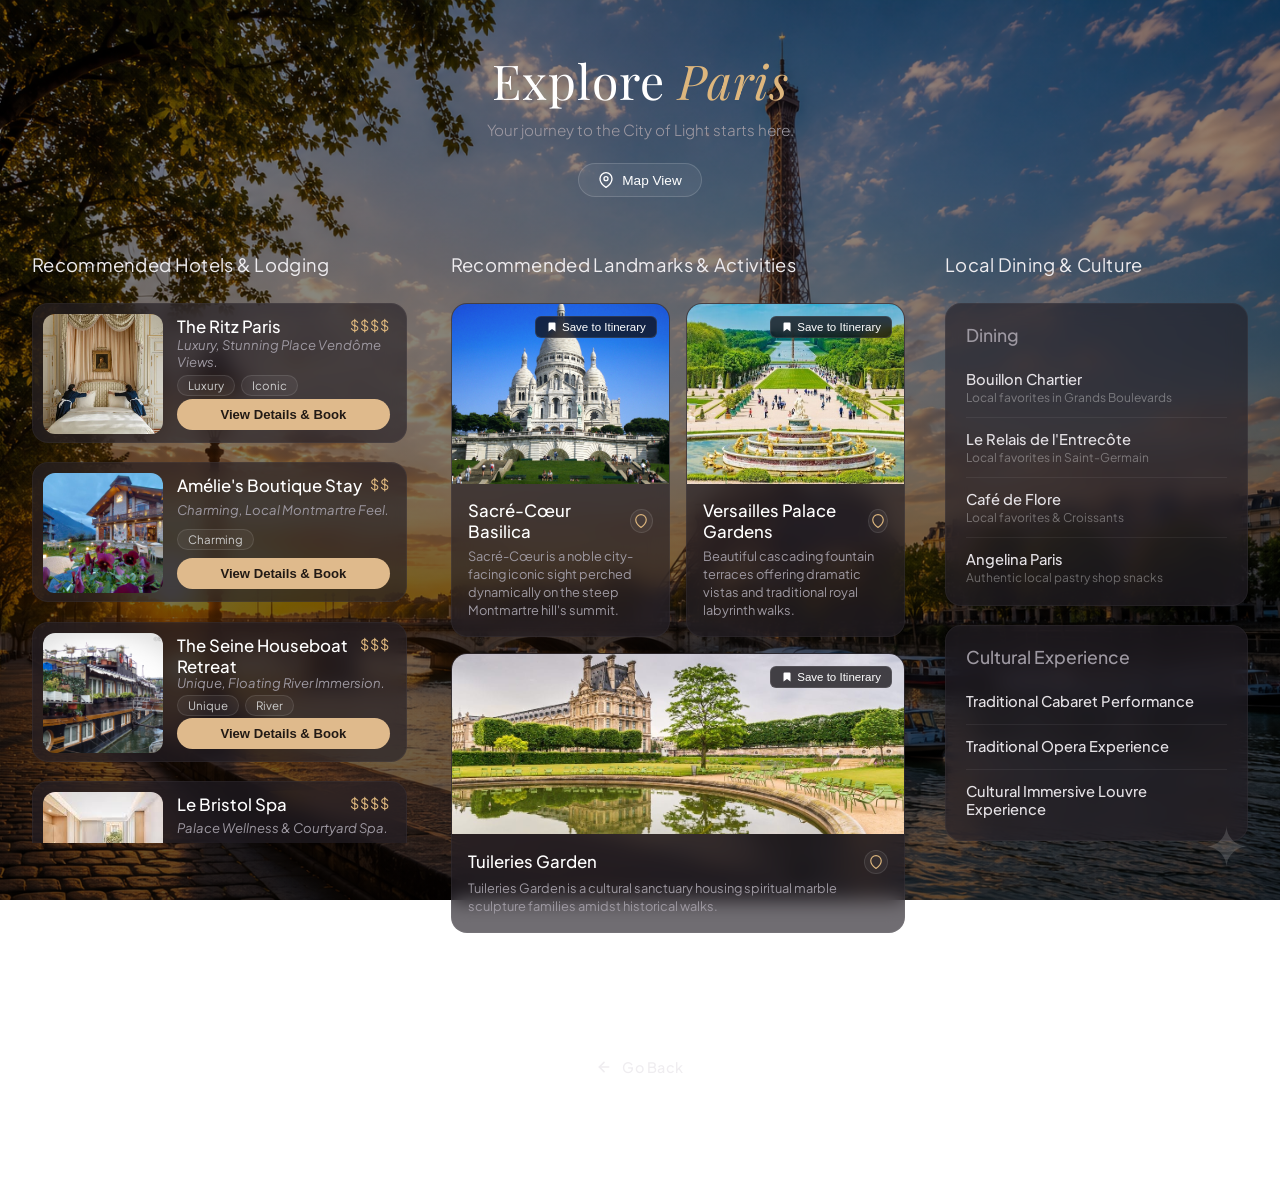
<file: component/paris.html>
<!DOCTYPE html>
<html lang="en">
<head>
    <meta charset="UTF-8">
    <meta name="viewport" content="width=device-width, initial-scale=1.0">
    <title>Explore Paris</title>
    <link rel="stylesheet" href="../css/destinations.css">
    <link rel="preconnect" href="https://fonts.googleapis.com">
    <link rel="preconnect" href="https://fonts.gstatic.com" crossorigin>
    <link href="https://fonts.googleapis.com/css2?family=Playfair+Display:ital,wght@0,400;0,600;1,400&family=Plus+Jakarta+Sans:wght@300;400;500;600&display=swap" rel="stylesheet">
</head>
<body class="bg-paris">
<header class="hero-header">
    <h1>Explore <span>Paris</span></h1>
    <p class="subtitle">Your journey to the City of Light starts here.</p>
    <button class="map-view-btn">
        <svg width="16" height="16" viewBox="0 0 24 24" fill="none" stroke="currentColor" stroke-width="2"><path d="M21 10c0 7-9 13-9 13s-9-6-9-13a9 9 0 0 1 18 0z"></path><circle cx="12" cy="10" r="3"></circle></svg>
        Map View
    </button>
</header>

<main class="dashboard-container">

    <section class="column">
        <h2>Recommended Hotels & Lodging</h2>

        <div class="scroll-container">

            <div class="card hotel-card">
                <div class="card-img" style="background-image: url('../assets/paris/hotels/ritz-hotel.webp');"></div>
                <div class="card-content">
                    <div class="card-header">
                        <h3>The Ritz Paris</h3>
                        <span class="price-tier">$$$$</span>
                    </div>
                    <p class="tagline">Luxury, Stunning Place Vendôme Views.</p>
                    <div class="badge-group">
                        <span class="badge">Luxury</span>
                        <span class="badge">Iconic</span>
                    </div>
                    <button class="action-btn primary-btn">View Details & Book</button>
                </div>
            </div>

            <div class="card hotel-card">
                <div class="card-img" style="background-image: url('../assets/paris/hotels/amelia-boutique.jpg');"></div>
                <div class="card-content">
                    <div class="card-header">
                        <h3>Amélie's Boutique Stay</h3>
                        <span class="price-tier">$$</span>
                    </div>
                    <p class="tagline">Charming, Local Montmartre Feel.</p>
                    <div class="badge-group">
                        <span class="badge">Charming</span>
                    </div>
                    <button class="action-btn primary-btn">View Details & Book</button>
                </div>
            </div>

            <div class="card hotel-card">
                <div class="card-img" style="background-image: url('../assets/paris/hotels/seine-boathouse.jpg');"></div>
                <div class="card-content">
                    <div class="card-header">
                        <h3>The Seine Houseboat Retreat</h3>
                        <span class="price-tier">$$$</span>
                    </div>
                    <p class="tagline">Unique, Floating River Immersion.</p>
                    <div class="badge-group">
                        <span class="badge">Unique</span>
                        <span class="badge">River</span>
                    </div>
                    <button class="action-btn primary-btn">View Details & Book</button>
                </div>
            </div>

            <div class="card hotel-card">
                <div class="card-img" style="background-image: url('../assets/paris/hotels/le-bristol.jpg');"></div>
                <div class="card-content">
                    <div class="card-header">
                        <h3>Le Bristol Spa</h3>
                        <span class="price-tier">$$$$</span>
                    </div>
                    <p class="tagline">Palace Wellness & Courtyard Spa.</p>
                    <div class="badge-group">
                        <span class="badge">Luxury</span>
                        <span class="badge">Wellness</span>
                    </div>
                    <button class="action-btn primary-btn">View Details & Book</button>
                </div>
            </div>

            <div class="card hotel-card">
                <div class="card-img" style="background-image: url('../assets/paris/hotels/les-piaules.jpg');"></div>
                <div class="card-content">
                    <div class="card-header">
                        <h3>Les Piaules Hostel</h3>
                        <span class="price-tier">$</span>
                    </div>
                    <p class="tagline">Social Vibe, Steps to Rooftop Bars.</p>
                    <div class="badge-group">
                        <span class="badge">Budget</span>
                        <span class="badge">Social</span>
                    </div>
                    <button class="action-btn primary-btn">View Details & Book</button>
                </div>
            </div>

        </div>
    </section>

    <section class="column">
        <h2>Recommended Landmarks & Activities</h2>

        <div class="landmarks-grid">
            <div class="card landmark-card">
                <div class="landmark-img" style="background-image: url('../assets/paris/landmarks/Le_sacre_coeur.jpg');">
                    <button class="save-itinerary"><svg width="12" height="12" viewBox="0 0 24 24" fill="currentColor"><path d="M19 21l-7-5-7 5V5a2 2 0 0 1 2-2h10a2 2 0 0 1 2 2z"></path></svg> Save to Itinerary</button>
                </div>
                <div class="landmark-body">
                    <div class="landmark-title-row">
                        <h3>Sacré-Cœur Basilica</h3>
                        <div class="pin-icon"><svg width="14" height="14" viewBox="0 0 24 24" fill="none" stroke="currentColor" stroke-width="2"><path d="M21 10c0 7-9 13-9 13s-9-6-9-13a9 9 0 0 1 18 0z"></path></svg></div>
                    </div>
                    <p>Sacré-Cœur is a noble city-facing iconic sight perched dynamically on the steep Montmartre hill's summit.</p>
                </div>
            </div>

            <div class="card landmark-card">
                <div class="landmark-img" style="background-image: url('../assets/paris/landmarks/versailles-palace.jpg');">
                    <button class="save-itinerary"><svg width="12" height="12" viewBox="0 0 24 24" fill="currentColor"><path d="M19 21l-7-5-7 5V5a2 2 0 0 1 2-2h10a2 2 0 0 1 2 2z"></path></svg> Save to Itinerary</button>
                </div>
                <div class="landmark-body">
                    <div class="landmark-title-row">
                        <h3>Versailles Palace Gardens</h3>
                        <div class="pin-icon"><svg width="14" height="14" viewBox="0 0 24 24" fill="none" stroke="currentColor" stroke-width="2"><path d="M21 10c0 7-9 13-9 13s-9-6-9-13a9 9 0 0 1 18 0z"></path></svg></div>
                    </div>
                    <p>Beautiful cascading fountain terraces offering dramatic vistas and traditional royal labyrinth walks.</p>
                </div>
            </div>

            <div class="card landmark-card full-width-landmark">
                <div class="landmark-img" style="background-image: url('../assets/paris/landmarks/tuileries.jpg');">
                    <button class="save-itinerary"><svg width="12" height="12" viewBox="0 0 24 24" fill="currentColor"><path d="M19 21l-7-5-7 5V5a2 2 0 0 1 2-2h10a2 2 0 0 1 2 2z"></path></svg> Save to Itinerary</button>
                </div>
                <div class="landmark-body">
                    <div class="landmark-title-row">
                        <h3>Tuileries Garden</h3>
                        <div class="pin-icon"><svg width="14" height="14" viewBox="0 0 24 24" fill="none" stroke="currentColor" stroke-width="2"><path d="M21 10c0 7-9 13-9 13s-9-6-9-13a9 9 0 0 1 18 0z"></path></svg></div>
                    </div>
                    <p>Tuileries Garden is a cultural sanctuary housing spiritual marble sculpture families amidst historical walks.</p>
                </div>
            </div>
        </div>
    </section>

    <section class="column">
        <h2>Local Dining & Culture</h2>

        <div class="card text-list-card">
            <h3>Dining</h3>

            <div class="list-item">
                <h4>Bouillon Chartier</h4>
                <p>Local favorites in Grands Boulevards</p>
            </div>
            <div class="list-item">
                <h4>Le Relais de l'Entrecôte</h4>
                <p>Local favorites in Saint-Germain</p>
            </div>
            <div class="list-item">
                <h4>Café de Flore</h4>
                <p>Local favorites & Croissants</p>
            </div>
            <div class="list-item no-border">
                <h4>Angelina Paris</h4>
                <p>Authentic local pastry shop snacks</p>
            </div>
        </div>

        <div class="card text-list-card">
            <h3>Cultural Experience</h3>

            <div class="list-item">
                <h4>Traditional Cabaret Performance</h4>
            </div>
            <div class="list-item">
                <h4>Traditional Opera Experience</h4>
            </div>
            <div class="list-item no-border">
                <h4>Cultural Immersive Louvre Experience</h4>
            </div>
        </div>
    </section>

</main>
<div class="bottom-actions-container">
    <div class="bottom-actions-container">
        <a href="../explore.html" class="go-back-btn">
            <svg width="16" height="16" viewBox="0 0 24 24" fill="none" stroke="currentColor" stroke-width="2.5" stroke-linecap="round" stroke-linejoin="round"><line x1="19" y1="12" x2="5" y2="12"></line><polyline points="12 19 5 12 12 5"></polyline></svg>
            Go Back
        </a>
    </div>
</div>

<div class="decorative-flare">✦</div>
</body>
</html>
</file>
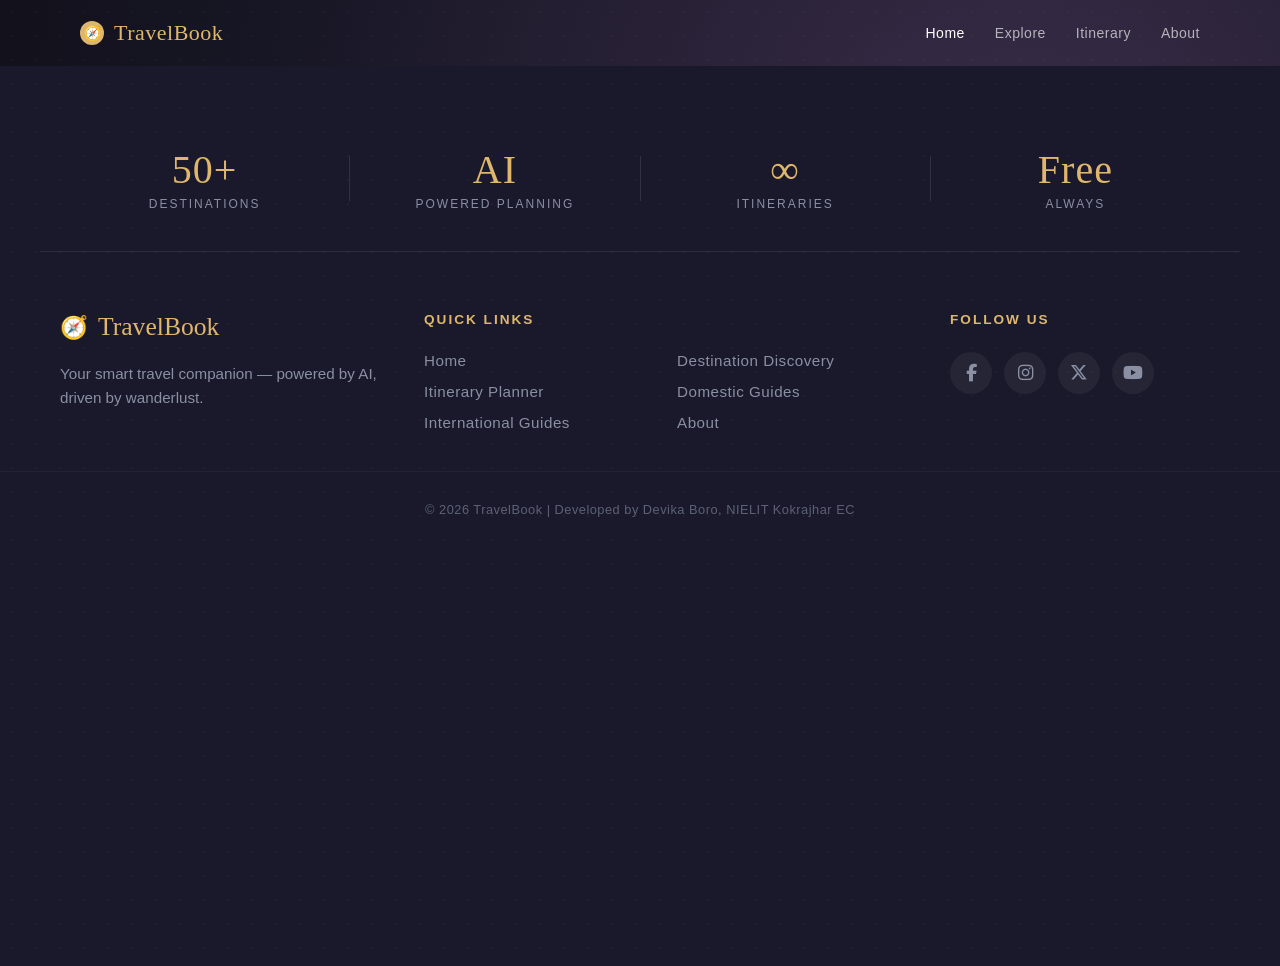
<file: Frontend/about.html>
<!DOCTYPE html>
<html lang="en">
<head>
    <meta charset="UTF-8">
    <meta name="viewport" content="width=device-width, initial-scale=1.0">
    <title>TravelBook - Your Smart Travel Companion</title>
    <link rel="stylesheet" href="css/transition.css">
    <link rel="stylesheet" href="css/navbar.css">
    <link rel="stylesheet" href="css/about.css">
    <link rel="stylesheet" href="https://cdnjs.cloudflare.com/ajax/libs/font-awesome/6.4.2/css/all.min.css">
</head>
<body>
<div class="page-transition-overlay" id="transitionOverlay">
    <div class="flying-airplane">
        <img src="assets/plane.png" alt="flying-airplane">
    </div>
</div>
<header>
    <a href="index.html" style="text-decoration: none;">
        <div class="logo-container">
            <div class="logo-icon">🧭</div>
            <div class="logo-text">TravelBook</div>
        </div>
    </a>
    <nav>
        <a href="index.html" class="active">Home</a>
        <a href="explore.html">Explore</a>
        <a href="iternary.html">Itinerary</a>
        <a href="about.html">About</a>
    </nav>
</header>

<footer class="main-footer">

    <div class="stats-ribbon">
        <div class="stat-item">
            <h3 class="stat-number">50+</h3>
            <p class="stat-label">Destinations</p>
        </div>
        <div class="stat-divider"></div>
        <div class="stat-item">
            <h3 class="stat-number">AI</h3>
            <p class="stat-label">Powered Planning</p>
        </div>
        <div class="stat-divider"></div>
        <div class="stat-item">
            <h3 class="stat-number">∞</h3>
            <p class="stat-label">Itineraries</p>
        </div>
        <div class="stat-divider"></div>
        <div class="stat-item">
            <h3 class="stat-number">Free</h3>
            <p class="stat-label">Always</p>
        </div>
    </div>

    <div class="footer-content">
        <div class="footer-column brand-info">
            <div class="footer-logo">
                <span class="logo-compass">🧭</span>
                <h2>TravelBook</h2>
            </div>
            <p class="brand-tagline">
                Your smart travel companion — powered by AI, driven by wanderlust.
            </p>
        </div>

        <div class="footer-column links-navigation">
            <h4 class="column-title">Quick Links</h4>
            <nav class="footer-links-list">
                <a href="index.html">Home</a>
                <a href="explore.html">Destination Discovery</a>
                <a href="iternary.html">Itinerary Planner</a>
                <a href="#">Domestic Guides</a>
                <a href="#">International Guides</a>
                <a href="about.html">About</a>
            </nav>
        </div>

        <div class="footer-column social-connections">
            <h4 class="column-title">Follow Us</h4>
            <div class="social-icons-row">
                <a href="#" class="social-icon-btn" aria-label="Facebook"><i class="fab fa-facebook-f"></i></a>
                <a href="#" class="social-icon-btn" aria-label="Instagram"><i class="fab fa-instagram"></i></a>
                <a href="#" class="social-icon-btn" aria-label="X (Twitter)"><i class="fab fa-x-twitter"></i></a>
                <a href="#" class="social-icon-btn" aria-label="YouTube"><i class="fab fa-youtube"></i></a>
            </div>
        </div>
    </div>

    <div class="footer-bottom">
        <p>&copy; 2026 TravelBook | Developed by Devika Boro, NIELIT Kokrajhar EC</p>
    </div>
</footer>
<script src="js/transition.js"></script>
</body>
</html>
</file>
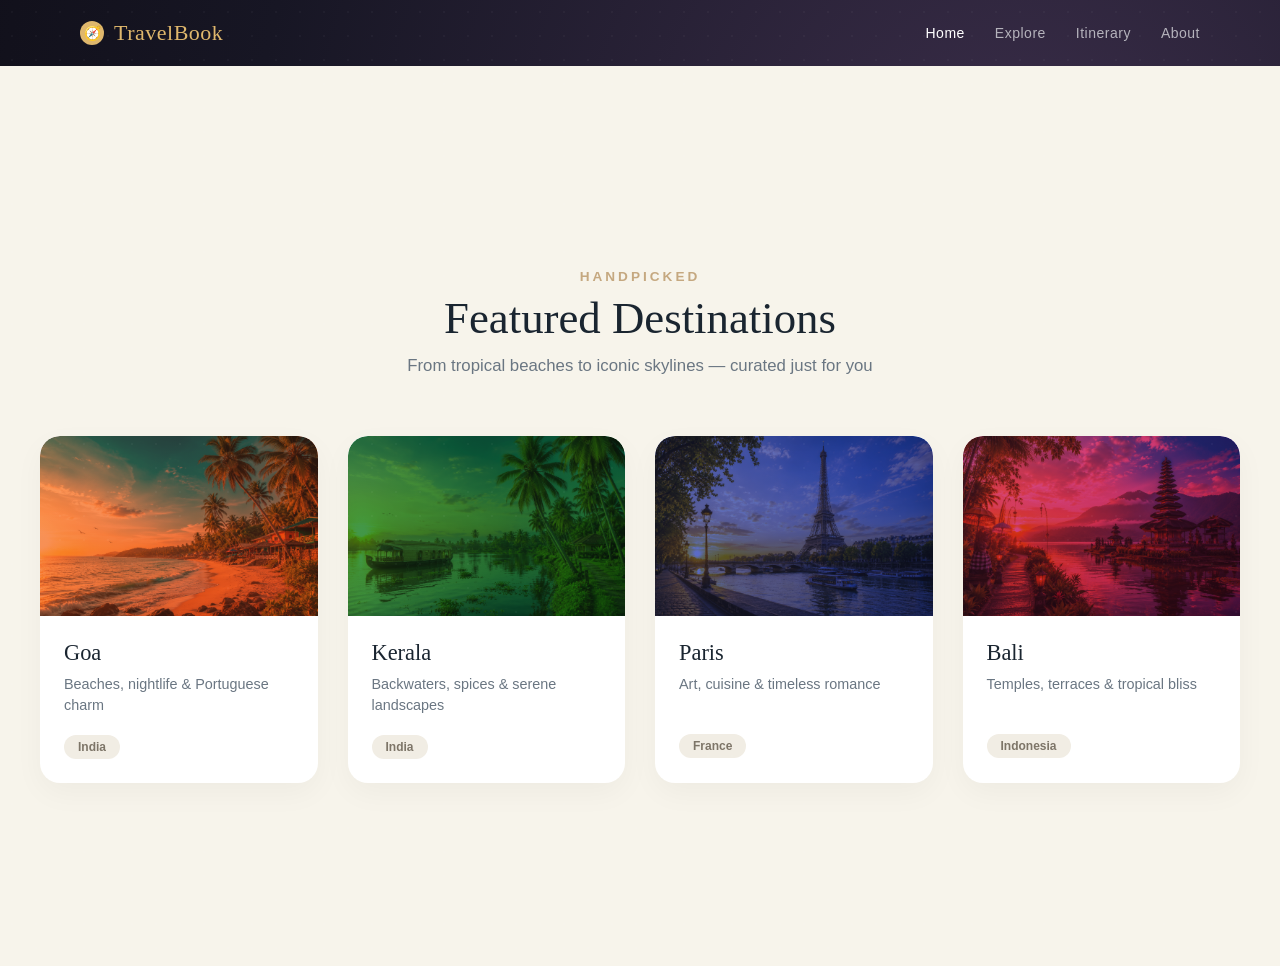
<file: Frontend/explore.html>
<!DOCTYPE html>
<html lang="en">
<head>
    <meta charset="UTF-8">
    <meta name="viewport" content="width=device-width, initial-scale=1.0">
    <title>TravelBook - Your Smart Travel Companion</title>
    <link rel="stylesheet" href="css/transition.css">
    <link rel="stylesheet" href="css/navbar.css">
    <link rel="stylesheet" href="css/explore.css">
</head>
<body>
<div class="page-transition-overlay" id="transitionOverlay">
    <div class="flying-airplane">
        <img src="assets/plane.png" alt="flying-airplane">
    </div>
</div>
<header>
    <a href="index.html" style="text-decoration: none;">
        <div class="logo-container">
            <div class="logo-icon">🧭</div>
            <div class="logo-text">TravelBook</div>
        </div>
    </a>
    <nav>
        <a href="index.html" class="active">Home</a>
        <a href="explore.html">Explore</a>
        <a href="iternary.html">Itinerary</a>
        <a href="about.html">About</a>
    </nav>
</header>

<section class="featured-destinations">
    <header class="section-header">
        <p class="sub-heading">HANDPICKED</p>
        <h2 class="section-title">Featured Destinations</h2>
        <p class="section-description">From tropical beaches to iconic skylines — curated just for you</p>
    </header>

    <div class="cards-grid">
        <article class="destination-card">
            <a href="component/goa.html" class="destination-card-link">
                <div class="card-image-wrapper gradient-goa">
                    <img src="assets/backgrounds/goa.png" alt="Goa Beach" class="card-image">
                </div>
                <div class="card-content">
                    <h3 class="card-title">Goa</h3>
                    <p class="card-text">Beaches, nightlife & Portuguese charm</p>
                    <span class="country-tag">India</span>
                </div>
            </a>
        </article>

        <article class="destination-card">
            <a href="component/kerala.html" class="destination-card-link">
                <div class="card-image-wrapper gradient-kerala">
                    <img src="assets/backgrounds/kerala.png" alt="Kerala Backwaters" class="card-image">
                </div>
                <div class="card-content">
                    <h3 class="card-title">Kerala</h3>
                    <p class="card-text">Backwaters, spices & serene landscapes</p>
                    <span class="country-tag">India</span>
                </div>
            </a>
        </article>

        <article class="destination-card">
            <a href="component/paris.html" class="destination-card-link">
                <div class="card-image-wrapper gradient-paris">
                    <img src="assets/backgrounds/paris.png" alt="Eiffel Tower Paris" class="card-image">
                </div>
                <div class="card-content">
                    <h3 class="card-title">Paris</h3>
                    <p class="card-text">Art, cuisine & timeless romance</p>
                    <span class="country-tag">France</span>
                </div>
            </a>
        </article>

        <article class="destination-card">
            <a href="component/bali.html" class="destination-card-link">
                <div class="card-image-wrapper gradient-bali">
                    <img src="assets/backgrounds/bali.png" alt="Bali Temple" class="card-image">
                </div>
                <div class="card-content">
                    <h3 class="card-title">Bali</h3>
                    <p class="card-text">Temples, terraces & tropical bliss</p>
                    <span class="country-tag">Indonesia</span>
                </div>
            </a>
        </article>
    </div>
</section>
<script src="js/transition.js"></script>
</body>
</html>
</file>
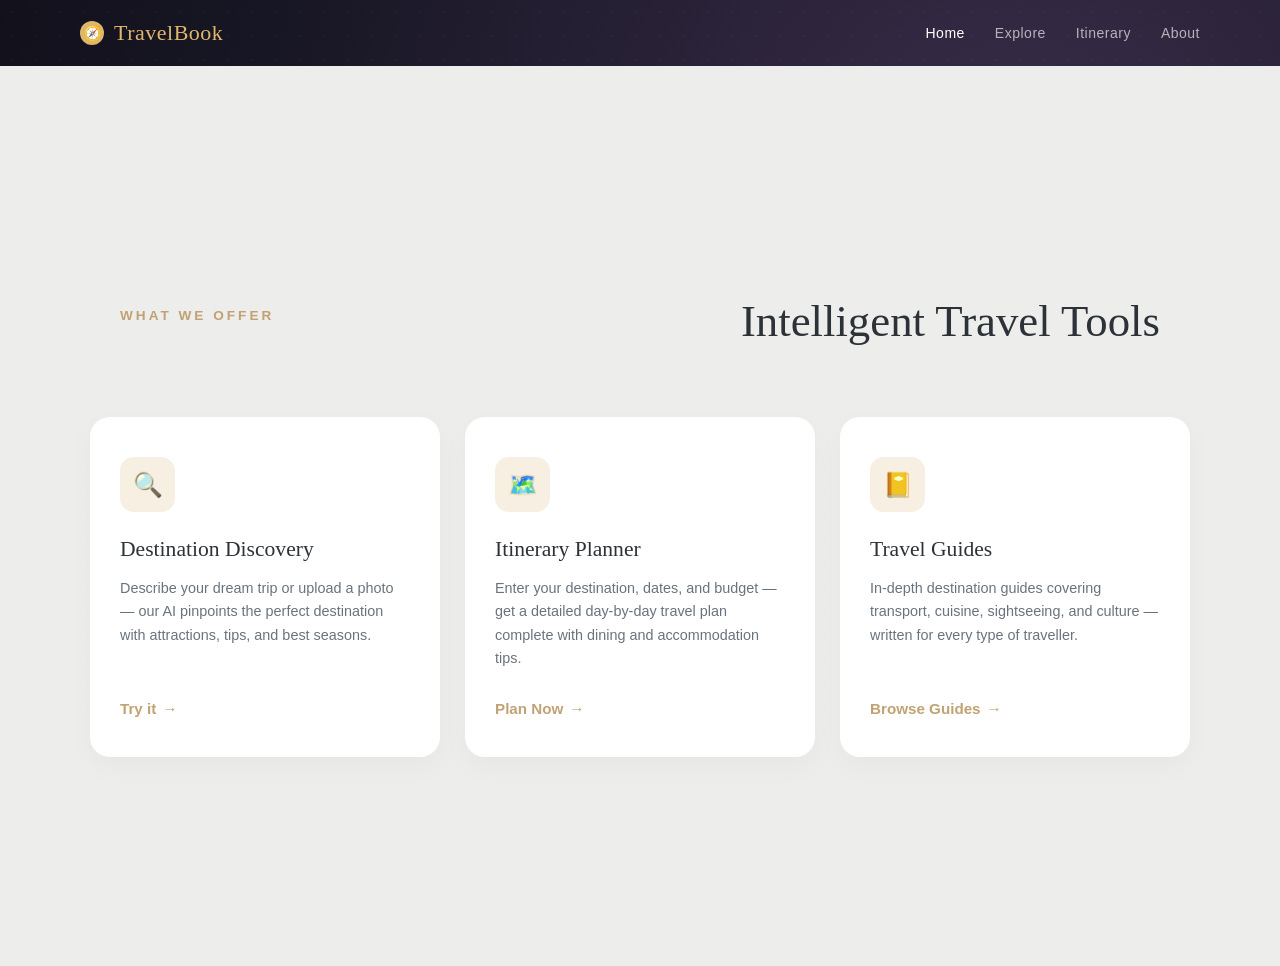
<file: Frontend/iternary.html>
<!DOCTYPE html>
<html lang="en">
<head>
    <meta charset="UTF-8">
    <meta name="viewport" content="width=device-width, initial-scale=1.0">
    <title>TravelBook - Your Smart Travel Companion</title>
    <link rel="stylesheet" href="css/transition.css">
    <link rel="stylesheet" href="css/navbar.css">
    <link rel="stylesheet" href="css/iternary.css">
</head>
<body>
<div class="page-transition-overlay" id="transitionOverlay">
    <div class="flying-airplane">
        <img src="assets/plane.png" alt="flying-airplane">
    </div>
</div>
<header>
    <a href="index.html" style="text-decoration: none;">
        <div class="logo-container">
            <div class="logo-icon">🧭</div>
            <div class="logo-text">TravelBook</div>
        </div>
    </a>
    <nav>
        <a href="index.html" class="active">Home</a>
        <a href="explore.html">Explore</a>
        <a href="iternary.html">Itinerary</a>
        <a href="about.html">About</a>
    </nav>
</header>

<section class="travel-tools-section">
    <header class="tools-header">
        <p class="tools-sub-heading">WHAT WE OFFER</p>
        <h2 class="tools-title">Intelligent Travel Tools</h2>
    </header>

    <div class="tools-grid">
        <article class="tool-card">
            <div class="icon-badge">
                <span>🔍</span>
            </div>
            <h3 class="tool-card-title">Destination Discovery</h3>
            <p class="tool-card-text">
                Describe your dream trip or upload a photo — our AI pinpoints the perfect destination with attractions, tips, and best seasons.
            </p>
            <a href="explore.html" class="tool-link">Try it <span class="arrow">→</span></a>
        </article>

        <article class="tool-card">
            <div class="icon-badge">
                <span>🗺️</span>
            </div>
            <h3 class="tool-card-title">Itinerary Planner</h3>
            <p class="tool-card-text">
                Enter your destination, dates, and budget — get a detailed day-by-day travel plan complete with dining and accommodation tips.
            </p>
            <a href="planner.html" class="tool-link">Plan Now <span class="arrow">→</span></a>
        </article>

        <article class="tool-card">
            <div class="icon-badge">
                <span>📔</span>
            </div>
            <h3 class="tool-card-title">Travel Guides</h3>
            <p class="tool-card-text">
                In-depth destination guides covering transport, cuisine, sightseeing, and culture — written for every type of traveller.
            </p>
            <a href="#" class="tool-link">Browse Guides <span class="arrow">→</span></a>
        </article>
    </div>
</section>
<script src="js/transition.js"></script>
</body>
</html>
</file>
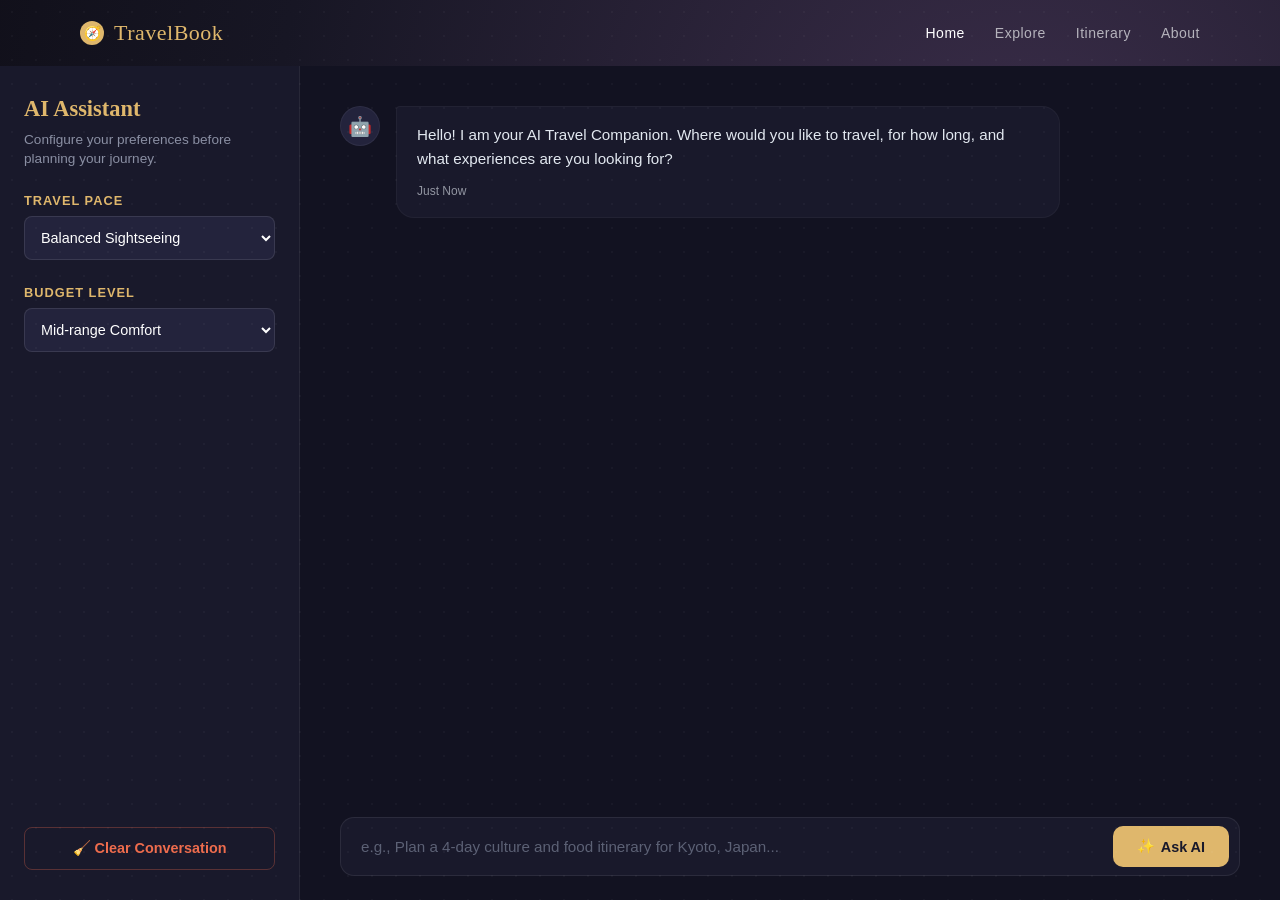
<file: Frontend/planner.html>
<!DOCTYPE html>
<html lang="en">
<head>
    <meta charset="UTF-8">
    <meta name="viewport" content="width=device-width, initial-scale=1.0">
    <title>TravelBook - AI Itinerary Planner</title>
    <link rel="stylesheet" href="css/transition.css">
    <link rel="stylesheet" href="css/navbar.css">
    <link rel="stylesheet" href="css/planner.css">
</head>
<body>
<div class="page-transition-overlay" id="transitionOverlay">
    <div class="flying-airplane">
        <img src="assets/plane.png" alt="flying-airplane">
    </div>
</div>
<header>
    <a href="index.html" style="text-decoration: none;">
        <div class="logo-container">
            <div class="logo-icon">🧭</div>
            <div class="logo-text">TravelBook</div>
        </div>
    </a>
    <nav>
        <a href="index.html" class="active">Home</a>
        <a href="explore.html">Explore</a>
        <a href="iternary.html">Itinerary</a>
        <a href="about.html">About</a>
    </nav>
</header>

<main class="planner-container">
    <aside class="planner-sidebar" id="plannerSidebar">
        <div class="sidebar-header">
            <h3>AI Assistant</h3>
            <p>Configure your preferences before planning your journey.</p>
        </div>

        <div class="control-group">
            <label for="paceSelect">Travel Pace</label>
            <select id="paceSelect">
                <option value="relaxed">Relaxed & Casual</option>
                <option value="balanced" selected>Balanced Sightseeing</option>
                <option value="packed">Fast-Paced & Packed</option>
            </select>
        </div>

        <div class="control-group">
            <label for="budgetSelect">Budget Level</label>
            <select id="budgetSelect">
                <option value="budget">Budget / Backpacker</option>
                <option value="midrange" selected>Mid-range Comfort</option>
                <option value="luxury">Luxury / Premium</option>
            </select>
        </div>

        <button class="clear-chat-btn" id="clearChatBtn">🧹 Clear Conversation</button>
    </aside>

    <section class="chat-wrapper">
        <div class="mobile-header">
            <button class="menu-toggle-btn" id="menuToggleBtn" aria-label="Toggle Preferences">
                ☰ <span>Preferences</span>
            </button>
            <h3 class="mobile-title">AI Travel Companion</h3>
        </div>

        <div class="chat-timeline" id="chatTimeline">
            <div class="msg bot-msg">
                <div class="msg-avatar">🤖</div>
                <div class="msg-bubble">
                    <p>Hello! I am your AI Travel Companion. Where would you like to travel, for how long, and what experiences are you looking for?</p>
                    <small class="msg-timestamp">Just Now</small>
                </div>
            </div>
        </div>

        <div class="chat-input-panel">
            <form id="chatForm" class="input-form-row">
                <input
                        type="text"
                        id="userInput"
                        placeholder="e.g., Plan a 4-day culture and food itinerary for Kyoto, Japan..."
                        autocomplete="off"
                        required
                >
                <button type="submit" class="send-btn" id="sendBtn">
                    <span>✨</span> Ask AI
                </button>
            </form>
        </div>
    </section>
</main>
<script src="js/transition.js"></script>
<script src="js/planner.js"></script>
</body>
</html>
</file>
<file: Frontend/css/transition.css>
/* Full screen overlay container */
.page-transition-overlay {
    position: fixed;
    top: 0;
    left: 0;
    width: 100%;
    height: 100%;
    background-color: #19192b; /* Matches your deep dark background theme */
    z-index: 9999;
    display: flex;
    justify-content: center;
    align-items: center;
    pointer-events: none;
    opacity: 0;
}

/* The Airplane element wrapper */
.flying-airplane {
    position: absolute;
    display: none;
}
.flying-airplane img {
    /* Uses 25% of the screen width on desktop, but adjusts dynamically */
    width: 25vw;
    /* Hard limits so it doesn't get too giant on huge screens or too microscopic on tiny ones */
    max-width: 320px;
    min-width: 140px;
    height: auto; /* Maintains the plane image aspect ratio */
    display: block;
}

/* Optional fine-tuning for smaller screens */
@media (max-width: 768px) {
    .flying-airplane img {
        width: 40vw; /* Takes up a bit more proportional space on small mobile screens */
    }
}
/* --- Animation Classes triggered by JavaScript --- */

/* When entering a brand new page (Fade-out the background) */
.overlay-fade-out {
    /* Lowered to 0.4s so the new page reveals itself instantly without hesitation */
    animation: fadeOutBg 0.4s ease-out forwards;
}

/* When leaving the current page (Flight Takeoff) */
.overlay-active {
    opacity: 1 !important;
    pointer-events: all;
}

.overlay-active .flying-airplane {
    display: block;
    animation: flyDiagonal 0.8s cubic-bezier(0.25, 1, 0.5, 1) forwards;
}

/* --- Keyframe Animations --- */
/* Diagonal Flight Path: Bottom-Right to Top-Left */
@keyframes flyDiagonal {
    0% {
        transform: translate(70vw, 70vh) scale(0.6);
    }
    /* At 45%-55%, the plane zooms in massive, completely masking the viewport change */
    45% {
        transform: translate(5vw, 5vh) scale(2.2);
    }
    55% {
        transform: translate(-5vw, -5vh) scale(2.2);
    }
    100% {
        transform: translate(-70vw, -70vh) scale(1);
    }
}

/* Background fade out reveal */
@keyframes fadeOutBg {
    0% { opacity: 1; pointer-events: all; }
    100% { opacity: 0; pointer-events: none; }
}
</file>
<file: Frontend/css/navbar.css>
/* Reset and Base Styles */
* {
    margin: 0;
    padding: 0;
    box-sizing: border-box;
}

body {
    font-family: 'Times New Roman', Times, serif;
    background: radial-gradient(circle at 80% 20%, #3a2d49 0%, #171624 60%, #0d0c14 100%);
    color: #ffffff;
    min-height: 100vh;
    display: flex;
    flex-direction: column;
    overflow-x: hidden;
    position: relative;
}

/* Subtle grid background effect */
body::before {
    content: "";
    position: absolute;
    top: 0; left: 0; right: 0; bottom: 0;
    background-image: radial-gradient(rgba(255, 255, 255, 0.03) 1px, transparent 1px);
    background-size: 24px 24px;
    pointer-events: none;
    z-index: 1;
}

/* Navbar Styles */
header {
    position: relative;
    z-index: 10;
    display: flex;
    justify-content: space-between;
    align-items: center;
    padding: 20px 80px;
}

.logo-container {
    display: flex;
    align-items: center;
    gap: 10px;
    cursor: pointer;
}

.logo-icon {
    background-color: #dfb76c;
    color: #171624;
    width: 24px;
    height: 24px;
    border-radius: 50%;
    display: flex;
    align-items: center;
    justify-content: center;
    font-size: 14px;
    font-weight: bold;
}

.logo-text {
    color: #dfb76c;
    font-size: 22px;
    letter-spacing: 0.5px;
}

nav {
    display: flex;
    align-items: center;
    gap: 30px;
}

nav a {
    color: #b5b3bc;
    text-decoration: none;
    font-family: -apple-system, BlinkMacSystemFont, "Segoe UI", Roboto, sans-serif;
    font-size: 14px;
    letter-spacing: 0.5px;
    transition: color 0.3s;
}

nav a:hover, nav a.active {
    color: #ffffff;
}

/* Responsive Design */
@media (max-width: 768px) {
    header {
        padding: 20px;
        flex-direction: column;
        gap: 20px;
    }
    nav {
        flex-wrap: wrap;
        justify-content: center;
        gap: 15px;
    }
    .main-title {
        font-size: 44px;
    }
    .cta-container {
        flex-direction: column;
        gap: 15px;
        width: 100%;
        max-width: 280px;
    }
    .btn {
        justify-content: center;
    }
}
</file>
<file: Frontend/css/home.css>
/* Hero Section Styles */
.hero {
    position: relative;
    flex: 1;
    z-index: 10;
    display: flex;
    flex-direction: column;
    justify-content: center;
    align-items: center;
    text-align: center;
    padding: 40px 20px 80px 20px;
    
    background-image: url("../assets/backgrounds/hero-bg.png");
    background-size: cover;  
    background-position: center;  
    background-repeat: no-repeat;  
    background-attachment: scroll; 
    overflow: hidden;
}


.tagline, .main-title, .description, .cta-container {
    position: relative;
    transform: translate(-110px,-20px);
    z-index: 2;
}

.tagline {
    font-family: -apple-system, BlinkMacSystemFont, "Segoe UI", Roboto, sans-serif;
    font-size: 12px;
    letter-spacing: 4px;
    color: #8c6d53; 
    text-transform: uppercase;
    margin-bottom: 25px;
    font-weight: 600;
}

.main-title {
    font-size: 72px;
    font-weight: 400;
    line-height: 1.15;
    margin-bottom: 10px;
    letter-spacing: -0.5px;
}

.main-title .white-text {
    color: #171624;
}

.main-title .gold-text {
    color: #bfa054;
    font-style: italic;
    font-family: 'Times New Roman', Times, serif;
}

.description {
    font-family: -apple-system, BlinkMacSystemFont, "Segoe UI", Roboto, sans-serif;
    font-size: 15px;
    color: #4a4950;
    max-width: 600px;
    line-height: 1.6;
    margin-bottom: 40px;
    font-weight: 600;
}

/* Button CTA Styles */
.cta-container {
    display: flex;
    gap: 20px;
}

.btn {
    font-family: -apple-system, BlinkMacSystemFont, "Segoe UI", Roboto, sans-serif;
    font-size: 14px;
    padding: 12px 28px;
    border-radius: 25px;
    cursor: pointer;
    display: flex;
    align-items: center;
    gap: 8px;
    text-decoration: none;
    transition: all 0.3s ease;
    font-weight: 500;
}

.btn-primary {
    background-color: #bfa054; 
    color: #ffffff; 
    border: 1px solid #bfa054;
}

.btn-primary:hover {
    background-color: #a38541;
    border-color: #a38541;
}

.btn-secondary {
    background-color: rgba(23, 22, 36, 0.05); 
    color: #171624; /* Dark text */
    border: 1px solid rgba(23, 22, 36, 0.3); 
}

.btn-secondary:hover {
    background-color: rgba(23, 22, 36, 0.1);
}

/* Responsive Design */
@media (max-width: 1366px) {
    .hero {
        padding-right: 19%;
        background-position: 35% center;
    }

    .main-title {
        font-size: 56px;
    }

    .cta-container {
        justify-content: flex-start;
    }
    
    .description {
        color: #33323a; 
        margin-left: 0;
        font-weight: 600;
    }
    .tagline, .main-title, .description, .cta-container {
    transform: translate(0,0);
    }
}

@media (max-width: 768px) {
    .hero {
        background-position: center top;
        padding: 60px 20px;              
    }
    header {
        padding: 20px;
        flex-direction: column;
        gap: 20px;
    }
    nav {
        flex-wrap: wrap;
        justify-content: center;
        gap: 15px;
    }
    .main-title {
        font-size: 44px;
    }
    .cta-container {
        flex-direction: column;
        gap: 15px;
        width: 100%;
        max-width: 280px;
    }
    .btn {
        justify-content: center;
    }
    .tagline, .main-title, .description, .cta-container {
    transform: translate(0,-30);
    }
}
</file>
<file: css/transition.css>
/* Full screen overlay container */
.page-transition-overlay {
    position: fixed;
    top: 0;
    left: 0;
    width: 100%;
    height: 100%;
    background-color: #19192b; /* Matches your deep dark background theme */
    z-index: 9999;
    display: flex;
    justify-content: center;
    align-items: center;
    pointer-events: none;
    opacity: 0;
}

/* The Airplane element wrapper */
.flying-airplane {
    position: absolute;
    display: none;
}
.flying-airplane img {
    /* Uses 25% of the screen width on desktop, but adjusts dynamically */
    width: 25vw;
    /* Hard limits so it doesn't get too giant on huge screens or too microscopic on tiny ones */
    max-width: 320px;
    min-width: 140px;
    height: auto; /* Maintains the plane image aspect ratio */
    display: block;
}

/* Optional fine-tuning for smaller screens */
@media (max-width: 768px) {
    .flying-airplane img {
        width: 40vw; /* Takes up a bit more proportional space on small mobile screens */
    }
}
/* --- Animation Classes triggered by JavaScript --- */

/* When entering a brand new page (Fade-out the background) */
.overlay-fade-out {
    /* Lowered to 0.4s so the new page reveals itself instantly without hesitation */
    animation: fadeOutBg 0.4s ease-out forwards;
}

/* When leaving the current page (Flight Takeoff) */
.overlay-active {
    opacity: 1 !important;
    pointer-events: all;
}

.overlay-active .flying-airplane {
    display: block;
    animation: flyDiagonal 0.8s cubic-bezier(0.25, 1, 0.5, 1) forwards;
}

/* --- Keyframe Animations --- */
/* Diagonal Flight Path: Bottom-Right to Top-Left */
@keyframes flyDiagonal {
    0% {
        transform: translate(70vw, 70vh) scale(0.6);
    }
    /* At 45%-55%, the plane zooms in massive, completely masking the viewport change */
    45% {
        transform: translate(5vw, 5vh) scale(2.2);
    }
    55% {
        transform: translate(-5vw, -5vh) scale(2.2);
    }
    100% {
        transform: translate(-70vw, -70vh) scale(1);
    }
}

/* Background fade out reveal */
@keyframes fadeOutBg {
    0% { opacity: 1; pointer-events: all; }
    100% { opacity: 0; pointer-events: none; }
}
</file>
<file: css/navbar.css>
/* Reset and Base Styles */
* {
    margin: 0;
    padding: 0;
    box-sizing: border-box;
}

body {
    font-family: 'Times New Roman', Times, serif;
    background: radial-gradient(circle at 80% 20%, #3a2d49 0%, #171624 60%, #0d0c14 100%);
    color: #ffffff;
    min-height: 100vh;
    display: flex;
    flex-direction: column;
    overflow-x: hidden;
    position: relative;
}

/* Subtle grid background effect */
body::before {
    content: "";
    position: absolute;
    top: 0; left: 0; right: 0; bottom: 0;
    background-image: radial-gradient(rgba(255, 255, 255, 0.03) 1px, transparent 1px);
    background-size: 24px 24px;
    pointer-events: none;
    z-index: 1;
}

/* Navbar Styles */
header {
    position: relative;
    z-index: 10;
    display: flex;
    justify-content: space-between;
    align-items: center;
    padding: 20px 80px;
}

.logo-container {
    display: flex;
    align-items: center;
    gap: 10px;
    cursor: pointer;
}

.logo-icon {
    background-color: #dfb76c;
    color: #171624;
    width: 24px;
    height: 24px;
    border-radius: 50%;
    display: flex;
    align-items: center;
    justify-content: center;
    font-size: 14px;
    font-weight: bold;
}

.logo-text {
    color: #dfb76c;
    font-size: 22px;
    letter-spacing: 0.5px;
}

nav {
    display: flex;
    align-items: center;
    gap: 30px;
}

nav a {
    color: #b5b3bc;
    text-decoration: none;
    font-family: -apple-system, BlinkMacSystemFont, "Segoe UI", Roboto, sans-serif;
    font-size: 14px;
    letter-spacing: 0.5px;
    transition: color 0.3s;
}

nav a:hover, nav a.active {
    color: #ffffff;
}

/* Responsive Design */
@media (max-width: 768px) {
    header {
        padding: 20px;
        flex-direction: column;
        gap: 20px;
    }
    nav {
        flex-wrap: wrap;
        justify-content: center;
        gap: 15px;
    }
    .main-title {
        font-size: 44px;
    }
    .cta-container {
        flex-direction: column;
        gap: 15px;
        width: 100%;
        max-width: 280px;
    }
    .btn {
        justify-content: center;
    }
}
</file>
<file: css/about.css>
/* Core Footer Reset & Background */
.main-footer {
    background-color: #19192b;
    color: #ffffff;
    font-family: 'Arial', sans-serif;
    padding-top: 40px;
    box-sizing: border-box;
    width: 100%;
    height: 100dvh;
}

/* --- 1. Top Stats Ribbon --- */
.stats-ribbon {
    display: flex;
    justify-content: space-around;
    align-items: center;
    max-width: 1200px;
    margin: 0 auto;
    padding: 40px 20px;
    border-bottom: 1px solid rgba(255, 255, 255, 0.08);
}

.stat-item {
    text-align: center;
    flex: 1;
}

.stat-number {
    font-family: 'Playfair Display', 'Georgia', serif;
    font-size: 2.5rem;
    color: #dfb76c;
    margin: 0 0 4px 0;
    font-weight: 400;
    letter-spacing: 1px;
}

.stat-label {
    font-size: 0.75rem;
    text-transform: uppercase;
    letter-spacing: 2px;
    color: #8a8fa3;
    margin: 0;
}

/* Elegant thin vertical borders between stats */
.stat-divider {
    width: 1px;
    height: 45px;
    background-color: rgba(255, 255, 255, 0.1);
}

/* --- 2. Main Footer Navigation Grid --- */
.footer-content {
    display: grid;
    grid-template-columns: 1.2fr 1.8fr 1fr;
    gap: 40px;
    max-width: 1200px;
    margin: 0 auto;
    padding: 60px 20px 40px 20px;
}

.footer-column {
    display: flex;
    flex-direction: column;
}

/* Brand Section Styling */
.footer-logo {
    display: flex;
    align-items: center;
    gap: 10px;
    margin-bottom: 20px;
}

.logo-compass {
    font-size: 1.4rem;
}

.footer-logo h2 {
    font-family: 'Playfair Display', 'Georgia', serif;
    font-size: 1.6rem;
    color: #dfb76c;
    margin: 0;
    font-weight: 500;
}

.brand-tagline {
    font-size: 0.95rem;
    color: #8a8fa3;
    line-height: 1.6;
    margin: 0;
    max-width: 360px;
}

/* Menu & Column Headings */
.column-title {
    font-size: 0.85rem;
    text-transform: uppercase;
    letter-spacing: 2px;
    color: #dfb76c;
    margin: 0 0 25px 0;
    font-weight: 600;
}

/* Links Stack */
.footer-links-list {
    display: grid;
    grid-template-columns: repeat(2, 1fr);
    gap: 14px 20px;
}

.footer-links-list a {
    color: #8a8fa3;
    text-decoration: none;
    font-size: 0.95rem;
    transition: color 0.2s ease, transform 0.2s ease;
    display: inline-block;
    width: fit-content;
}

.footer-links-list a:hover {
    color: #ffffff;
    transform: translateX(3px);
}
/* --- 3. Brand New Social Media Buttons --- */
.social-icons-row {
    display: flex;
    gap: 12px;
}

.social-icon-btn {
    width: 42px;
    height: 42px;
    background-color: rgba(255, 255, 255, 0.05);
    border-radius: 50%;
    display: flex;
    align-items: center;
    justify-content: center;
    text-decoration: none;
    color: #8a8fa3; /* Neutral color for standard look */
    font-size: 1.1rem;
    transition: background-color 0.3s ease, color 0.3s ease, transform 0.2s ease;
}

.social-icon-btn:hover {
    background-color: #dfb76c;
    color: #19192b; /* Inverts color cleanly on hover */
    transform: translateY(-3px);
}

/* --- 4. Copyright Base Bar --- */
.footer-bottom {
    text-align: center;
    padding: 30px 20px;
    border-top: 1px solid rgba(255, 255, 255, 0.04);
}

.footer-bottom p {
    font-size: 0.8rem;
    color: #5c6175;
    margin: 0;
    letter-spacing: 0.5px;
}

/* --- 5. Responsive Adjustments --- */
@media (max-width: 900px) {
    .footer-content {
        grid-template-columns: 1fr;
        gap: 40px;
        text-align: left;
    }

    .footer-links-list {
        grid-template-columns: 1fr; /* Reverts back to a simple vertical stack on mobile devices */
        gap: 14px;
    }
}

@media (max-width: 768px) {
    .stats-ribbon {
        flex-direction: column;
        gap: 30px;
    }
    .stat-divider {
        display: none; /* Hide dividers on small mobile devices when stacked */
    }
}
</file>
<file: css/explore.css>
/* Typography & Section Layout */
.featured-destinations {
    min-height: 100vh; /* Forces the section to take up full screen height */
    box-sizing: border-box;
    display: flex;
    flex-direction: column;
    justify-content: center; /* Vertically centers the content inside the 100vh */
    align-items: center; /* Horizontally centers the content */
    padding: 60px 40px;
    background-color: #f7f4eb; /* Soft off-white background */
    font-family: 'Playfair Display', 'Georgia', serif;
    text-align: center;
}

.section-header {
    margin-bottom: 40px;
    width: 100%;
    display: flex;
    flex-direction: column;
    align-items: center;
}

.sub-heading {
    font-size: 0.85rem;
    letter-spacing: 3px;
    color: #c5a880;
    text-transform: uppercase;
    font-weight: 600;
    margin-bottom: 8px;
    font-family: 'Arial', sans-serif;
}

.section-title {
    font-size: 2.8rem;
    color: #1a2530;
    margin: 0 0 12px 0;
    font-weight: 500;
}

.section-description {
    font-size: 1.05rem;
    color: #6a7682;
    font-family: 'Arial', sans-serif;
    margin: 0;
}

/* Cards Grid Layout */
.cards-grid {
    display: grid;
    grid-template-columns: repeat(auto-fit, minmax(240px, 1fr));
    gap: 30px;
    width: 100%;
    max-width: 1200px;
    margin: 0 auto;
}

/* Individual Destination Cards */
.destination-card {
    background-color: #ffffff;
    border-radius: 20px;
    overflow: hidden;
    box-shadow: 0 10px 30px rgba(0, 0, 0, 0.04);
    text-align: left;
    transition: transform 0.3s ease, box-shadow 0.3s ease;
}

.destination-card:hover {
    transform: translateY(-5px);
    box-shadow: 0 15px 35px rgba(0, 0, 0, 0.08);
}

.destination-card-link {
    text-decoration: none;
    cursor: pointer;
    display: block;
    width: 100%;
    height: 100%;
}

/* Card Visual Header (Container for the images) */
.card-image-wrapper {
    height: 180px;
    position: relative;
    overflow: hidden;
    border-top-left-radius: 20px;
    border-top-right-radius: 20px;
}

/* New: Styled Image configuration */
.card-image {
    width: 100%;
    height: 100%;
    object-fit: cover; /* Keeps image proportions without stretching */
    display: block;
    opacity: 0.85; /* Allows the background gradient to slightly tint the image */
    mix-blend-mode: multiply; /* Blends photo seamlessly with your underlying UI gradients */
    transition: transform 0.3s ease;
}

/* Zoom effect on card hover */
.destination-card:hover .card-image {
    transform: scale(1.05);
}

/* Gradients (Acts as fallback / background tinting) */
.gradient-goa {
    background: linear-gradient(135deg, #ff9e59, #ee6c4d);
}

.gradient-kerala {
    background: linear-gradient(135deg, #4fa14f, #1e7f34);
}

.gradient-paris {
    background: linear-gradient(135deg, #6c7cd4, #3f51b5);
}

.gradient-bali {
    background: linear-gradient(135deg, #e05295, #b81d61);
}

/* Card Bottom Content Area */
.card-content {
    padding: 24px;
    font-family: 'Arial', sans-serif;
}

.card-title {
    font-family: 'Playfair Display', 'Georgia', serif;
    font-size: 1.4rem;
    color: #1a2530;
    margin: 0 0 8px 0;
    font-weight: 500;
}

.card-text {
    font-size: 0.9rem;
    color: #6a7682;
    line-height: 1.4;
    margin: 0 0 20px 0;
    min-height: 40px;
}

/* Country Tags */
.country-tag {
    display: inline-block;
    background-color: #f1ede4;
    color: #7d7568;
    font-size: 0.75rem;
    padding: 5px 14px;
    border-radius: 20px;
    font-weight: 600;
}
</file>
<file: css/iternary.css>
/* Layout & Container Styling */
.travel-tools-section {
    min-height: 100vh;
    box-sizing: border-box;
    display: flex;
    flex-direction: column;
    justify-content: center;
    align-items: center;
    padding: 60px 40px;
    background-color: #ededec; /* Slightly cooler tint background matching the screenshot */
    text-align: center;
}

.tools-header {
    margin-bottom: 50px;
    width: 100%;
}

.tools-sub-heading {
    font-family: 'Arial', sans-serif;
    font-size: 0.85rem;
    letter-spacing: 3px;
    color: #c0a273; /* Subtle gold/amber typography color */
    text-transform: uppercase;
    font-weight: 600;
    margin-bottom: 12px;
}

.tools-title {
    font-family: 'Playfair Display', 'Georgia', serif;
    font-size: 2.8rem;
    color: #2c3238;
    margin: 0;
    font-weight: 500;
}

/* 3-Column Layout Grid */
.tools-grid {
    display: grid;
    grid-template-columns: repeat(auto-fit, minmax(280px, 1fr));
    gap: 25px;
    width: 100%;
    max-width: 1100px;
    margin: 0 auto;
}

/* Minimalist Cards */
.tool-card {
    background-color: #ffffff;
    border-radius: 20px;
    padding: 40px 30px;
    text-align: left;
    box-shadow: 0 10px 30px rgba(0, 0, 0, 0.03); /* Soft blend shadow */
    display: flex;
    flex-direction: column;
    transition: transform 0.3s ease, box-shadow 0.3s ease;
}

.tool-card:hover {
    transform: translateY(-5px);
    box-shadow: 0 15px 35px rgba(0, 0, 0, 0.06);
}

/* Rounded Icon Badge Boxes */
.icon-badge {
    width: 55px;
    height: 55px;
    background-color: #f6efe2; /* Soft amber tint box */
    border-radius: 14px;
    display: flex;
    align-items: center;
    justify-content: center;
    margin-bottom: 25px;
}

.icon-badge span {
    font-size: 1.5rem;
    filter: sepia(0.4) saturate(2) hue-rotate(5deg); /* Modifies emojis to lean into a warmer tone */
}

/* Card Typography */
.tool-card-title {
    font-family: 'Playfair Display', 'Georgia', serif;
    font-size: 1.35rem;
    color: #2c3238;
    margin: 0 0 15px 0;
    font-weight: 500;
}

.tool-card-text {
    font-family: 'Arial', sans-serif;
    font-size: 0.9rem;
    color: #6a737d;
    line-height: 1.6;
    margin: 0 0 30px 0;
    flex-grow: 1; /* Pushes the CTA links perfectly down to the bottom grid alignment */
}

/* Links & CTA */
.tool-link {
    font-family: 'Arial', sans-serif;
    color: #c0a273;
    font-size: 0.95rem;
    text-decoration: none;
    font-weight: 600;
    display: inline-flex;
    align-items: center;
    width: fit-content;
    transition: color 0.2s ease;
}

.tool-link:hover {
    color: #a48556;
}

.tool-link .arrow {
    margin-left: 6px;
    transition: transform 0.2s ease;
}

.tool-link:hover .arrow {
    transform: translateX(4px); /* Tiny interactive micro-movement when hovered */
}
</file>
<file: css/planner.css>
/* Core Structural Reset */
body, html {
    margin: 0;
    padding: 0;
    height: 100vh;
    background-color: #121221; /* Slightly darker midnight blue for app workspace contrast */
    color: #ffffff;
    display: flex;
    flex-direction: column;
    overflow: hidden;
}

/* Master Grid Area */
.planner-container {
    display: flex;
    font-family: 'Arial', sans-serif;
    flex: 1;
    height: calc(100vh - 70px); /* Adjusts perfectly below your header height */
    position: relative;
}

/* --- 1. Left Control Panel Sidebar --- */
.planner-sidebar {
    width: 300px;
    background-color: #19192b;
    border-right: 1px solid rgba(255, 255, 255, 0.06);
    padding: 30px 24px;
    display: flex;
    flex-direction: column;
    gap: 25px;
    box-sizing: border-box;
}

.sidebar-header h3 {
    font-family: 'Playfair Display', serif;
    color: #dfb76c;
    font-size: 1.4rem;
    margin: 0 0 8px 0;
}

.sidebar-header p {
    font-size: 0.85rem;
    color: #8a8fa3;
    line-height: 1.4;
    margin: 0;
}

.control-group {
    display: flex;
    flex-direction: column;
    gap: 8px;
}

.control-group label {
    font-size: 0.8rem;
    text-transform: uppercase;
    letter-spacing: 1px;
    color: #dfb76c;
    font-weight: 600;
}

.control-group select {
    background-color: #23233c;
    border: 1px solid rgba(255, 255, 255, 0.1);
    border-radius: 8px;
    color: #ffffff;
    padding: 12px;
    font-size: 0.9rem;
    outline: none;
    cursor: pointer;
    transition: border-color 0.2s;
}

.control-group select:focus {
    border-color: #dfb76c;
}

.clear-chat-btn {
    margin-top: auto;
    background: transparent;
    border: 1px solid rgba(238, 108, 77, 0.3);
    color: #ee6c4d;
    padding: 12px;
    border-radius: 8px;
    cursor: pointer;
    font-weight: 600;
    font-size: 0.9rem;
    transition: all 0.2s;
}

.clear-chat-btn:hover {
    background-color: rgba(238, 108, 77, 0.1);
}

/* --- 2. Right Chat Canvas Container --- */
.chat-wrapper {
    flex: 1;
    display: flex;
    flex-direction: column;
    background-color: #121221;
    position: relative;
}

/* Chat Stream Timeline */
.chat-timeline {
    flex: 1;
    padding: 40px;
    overflow-y: auto;
    display: flex;
    flex-direction: column;
    gap: 24px;
    scroll-behavior: smooth;
}

/* Custom Styled Scrollbar */
.chat-timeline::-webkit-scrollbar {
    width: 6px;
}
.chat-timeline::-webkit-scrollbar-thumb {
    background-color: rgba(255, 255, 255, 0.1);
    border-radius: 10px;
}

/* Individual Message Layout Elements */
.msg {
    display: flex;
    gap: 16px;
    max-width: 80%;
    animation: bubblePop 0.3s ease-out forwards;
}

@keyframes bubblePop {
    from { opacity: 0; transform: translateY(10px); }
    to { opacity: 1; transform: translateY(0); }
}

.user-msg {
    align-self: flex-end;
    flex-direction: row-reverse;
}

.bot-msg {
    align-self: flex-start;
}

.msg-avatar {
    width: 40px;
    height: 40px;
    border-radius: 50%;
    background-color: #23233c;
    display: flex;
    align-items: center;
    justify-content: center;
    font-size: 1.2rem;
    border: 1px solid rgba(255, 255, 255, 0.05);
    flex-shrink: 0;
}

.user-msg .msg-avatar {
    background-color: #dfb76c;
}

.msg-bubble {
    padding: 16px 20px;
    border-radius: 18px;
    line-height: 1.6;
    font-size: 0.95rem;
}

.user-msg .msg-bubble {
    background-color: #dfb76c;
    color: #19192b;
    border-top-right-radius: 4px;
    font-weight: 500;
}

.bot-msg .msg-bubble {
    background-color: #19192b;
    color: #e2e8f0;
    border-top-left-radius: 4px;
    border: 1px solid rgba(255, 255, 255, 0.04);
}

/* Preserve markdown line breaks inside responses */
.bot-msg .msg-bubble p {
    margin: 0 0 10px 0;
    white-content: pre-wrap;
}
.bot-msg .msg-bubble p:last-child { margin-bottom: 0; }

.msg-timestamp {
    display: block;
    font-size: 0.75rem;
    margin-top: 6px;
    opacity: 0.6;
}

/* --- 3. Persistent Input Panel --- */
.chat-input-panel {
    padding: 24px 40px;
    background: linear-gradient(to top, #121221 80%, rgba(18, 18, 33, 0));
}

.input-form-row {
    display: flex;
    background-color: #19192b;
    border: 1px solid rgba(255, 255, 255, 0.08);
    border-radius: 14px;
    padding: 8px 10px 8px 20px;
    align-items: center;
    max-width: 900px;
    margin: 0 auto;
    gap: 15px;
}

.input-form-row:focus-within {
    border-color: #dfb76c;
    box-shadow: 0 0 15px rgba(223, 183, 108, 0.1);
}

.input-form-row input {
    flex: 1;
    background: transparent;
    border: none;
    outline: none;
    color: #ffffff;
    font-size: 0.95rem;
    padding: 10px 0;
}

.input-form-row input::placeholder {
    color: #5c6175;
}

.send-btn {
    background-color: #dfb76c;
    color: #19192b;
    border: none;
    padding: 12px 24px;
    border-radius: 10px;
    font-weight: 600;
    cursor: pointer;
    font-size: 0.9rem;
    display: flex;
    align-items: center;
    gap: 6px;
    transition: background-color 0.2s;
}

.send-btn:hover {
    background-color: #cda257;
}

.send-btn:disabled {
    background-color: #2c2c3e;
    color: #5c6175;
    cursor: not-allowed;
}

/* Loading Typing Indicator dots */
.typing-dots span {
    animation: blink 1.4s infinite both;
    display: inline-block;
    font-size: 1.4rem;
    line-height: 1;
}
.typing-dots span:nth-child(2) { animation-delay: .2s; }
.typing-dots span:nth-child(3) { animation-delay: .4s; }

@keyframes blink {
    0% { opacity: .2; }
    20% { opacity: 1; }
    100% { opacity: .2; }
}

/* --- New Additions: Mobile Header styles (Hidden on Desktop) --- */
.mobile-header {
    display: none;
    background-color: #19192b;
    padding: 12px 20px;
    align-items: center;
    border-bottom: 1px solid rgba(255, 255, 255, 0.06);
    gap: 15px;
}

.menu-toggle-btn {
    background: #23233c;
    border: 1px solid rgba(255, 255, 255, 0.1);
    color: #dfb76c;
    padding: 8px 14px;
    border-radius: 6px;
    cursor: pointer;
    font-weight: 600;
    display: flex;
    align-items: center;
    gap: 8px;
    font-size: 0.9rem;
}

.mobile-title {
    margin: 0;
    font-family: 'Playfair Display', serif;
    font-size: 1.1rem;
    color: #ffffff;
}

/* --- 4. Responsive Media Queries for Mobile (Breakpoints) --- */
@media (max-width: 768px) {
    body, html {
        overflow: auto; /* Handles viewport bouncing on mobile browsers */
    }

    .planner-container {
        height: 100vh; /* Adjusts layout for standalone mobile view */
        flex-direction: column;
    }

    /* Transform Sidebar into an Off-Canvas Drawer Overlay */
    .planner-sidebar {
        position: fixed;
        top: 0;
        left: -300px; /* Hidden off-screen by default */
        width: 280px;
        height: 100%;
        z-index: 999;
        box-shadow: 5px 0 25px rgba(0, 0, 0, 0.5);
        transition: left 0.3s ease-in-out;
    }

    /* Sidebar State when Activated */
    .planner-sidebar.active {
        left: 0;
    }

    /* Show the Top Navigation bar on Mobile */
    .mobile-header {
        display: flex;
    }

    /* Soften structural spacing gaps for tighter screens */
    .chat-timeline {
        padding: 20px;
    }

    .msg {
        max-width: 90%;
    }

    .chat-input-panel {
        padding: 15px 20px;
    }

    .input-form-row {
        padding: 6px 8px 6px 14px;
    }

    .send-btn span {
        display: none; /* Hides emoji on mobile to conserve space */
    }
}
</file>
<file: css/destinations.css>
/* --- RESET & ROOT VARIABLES --- */
* {
    margin: 0;
    padding: 0;
    box-sizing: border-box;
}

:root {
    --bg-gradient: radial-gradient(circle at top left, #1c151d 0%, #110d12 40%, #09070a 100%);
    --card-bg: rgba(36, 32, 39, 0.65);
    --card-border: rgba(255, 255, 255, 0.04);
    --text-main: #ffffff;
    --text-muted: #9e99a2;
    --accent-gold: #ddb67d;
    --btn-bg: #dfba8c;
    --btn-text: #221a15;
    --font-sans: 'Plus Jakarta Sans', sans-serif;
    --font-serif: 'Playfair Display', serif;
}

/* Shared background layout styles for ALL pages */
body {
    background-image: linear-gradient(rgba(0, 0, 0, 0.4), rgba(0, 0, 0, 0.6));
    background-size: cover;
    background-position: center;
    background-attachment: fixed;
    background-repeat: no-repeat;
    color: var(--text-main);
    font-family: var(--font-sans), serif;
    min-height: 100vh;
    padding: 3rem 2rem;
    overflow-x: hidden;
    position: relative;
}

/* Page-specific Image Layers */
body.bg-goa {
    background-image: linear-gradient(rgba(0, 0, 0, 0.4), rgba(0, 0, 0, 0.6)), url('../assets/backgrounds/goa.png');
}

body.bg-bali {
    background-image: linear-gradient(rgba(0, 0, 0, 0.4), rgba(0, 0, 0, 0.6)), url('../assets/backgrounds/bali.png');
}

body.bg-kerala {
    background-image: linear-gradient(rgba(0, 0, 0, 0.4), rgba(0, 0, 0, 0.6)), url('../assets/backgrounds/kerala.png');
}

body.bg-paris {
    background-image: linear-gradient(rgba(0, 0, 0, 0.4), rgba(0, 0, 0, 0.6)), url('../assets/backgrounds/paris.png');
}

/* --- HEADER --- */
.hero-header {
    text-align: center;
    margin-bottom: 3.5rem;
    position: relative;
}

.hero-header h1 {
    font-family: var(--font-serif), serif;
    font-size: 3rem;
    font-weight: 400;
    letter-spacing: 1px;
    margin-bottom: 0.5rem;
}

.hero-header h1 span {
    font-style: italic;
    font-weight: 400;
    color: var(--accent-gold);
}

.hero-header .subtitle {
    color: var(--text-muted);
    font-size: 0.95rem;
    font-weight: 300;
    margin-bottom: 1.5rem;
}

.map-view-btn {
    background: rgba(255, 255, 255, 0.06);
    border: 1px solid rgba(255, 255, 255, 0.15);
    color: var(--text-main);
    padding: 0.5rem 1.2rem;
    border-radius: 20px;
    font-size: 0.85rem;
    cursor: pointer;
    display: inline-flex;
    align-items: center;
    gap: 8px;
    transition: all 0.2s ease;
}

.map-view-btn:hover {
    background: rgba(255, 255, 255, 0.12);
}

/* --- MAIN LAYOUT --- */
.dashboard-container {
    max-width: 1400px;
    margin: 0 auto;
    display: grid;
    grid-template-columns: 1fr 1.2fr 0.8fr;
    gap: 2.5rem;
    align-items: start;
}

@media (max-width: 1100px) {
    .dashboard-container {
        grid-template-columns: 1fr 1fr;
    }
}

@media (max-width: 768px) {
    .dashboard-container {
        grid-template-columns: 1fr;
    }
}

/* --- COLUMNS & HEADINGS --- */
.column {
    display: flex;
    flex-direction: column;
    gap: 1.2rem;
}

.column h2 {
    font-size: 1.15rem;
    font-weight: 400;
    color: #efedf0;
    letter-spacing: 0.3px;
    margin-bottom: 0.5rem;
}

/* --- GENERAL CARD BASE --- */
.card {
    background: var(--card-bg);
    border: 1px solid var(--card-border);
    backdrop-filter: blur(10px);
    border-radius: 16px;
    overflow: hidden;
}

/* --- HOTEL CARDS (HORIZONTAL layout) --- */
.hotel-card {
    display: flex;
    height: 140px;
    min-height: 140px;
    flex-shrink: 0;
}

.hotel-card .card-img {
    width: 120px;
    height: 120px;
    background-size: cover;
    background-position: center;
    flex-shrink: 0;
    border-radius: 12px;
    margin: 10px;
}

.hotel-card .card-content {
    flex-grow: 1;
    padding: 12px 16px 12px 4px;
    display: flex;
    flex-direction: column;
    justify-content: space-between;
}

.card-header {
    display: flex;
    justify-content: space-between;
    align-items: flex-start;
}

.card-header h3 {
    font-size: 1.05rem;
    font-weight: 500;
}

.price-tier {
    color: var(--accent-gold);
    font-size: 0.9rem;
    letter-spacing: 1px;
}

.tagline {
    font-size: 0.82rem;
    color: var(--text-muted);
    font-style: italic;
    margin-top: -4px;
}

.badge-group {
    display: flex;
    gap: 6px;
    margin-top: 2px;
}

.badge {
    background: rgba(255, 255, 255, 0.05);
    border: 1px solid rgba(255, 255, 255, 0.1);
    color: #cccccc;
    padding: 2px 10px;
    border-radius: 12px;
    font-size: 0.72rem;
}

.primary-btn {
    background: var(--btn-bg);
    color: var(--btn-text);
    border: none;
    width: 100%;
    padding: 8px;
    border-radius: 20px;
    font-weight: 600;
    font-size: 0.82rem;
    cursor: pointer;
    text-align: center;
    transition: opacity 0.2s ease;
}

.primary-btn:hover {
    opacity: 0.9;
}

/* --- SCROLLABLE CONTAINER FOR CARDS --- */
.scroll-container {
    max-height: 540px;
    overflow-y: auto;
    display: flex;
    flex-direction: column;
    gap: 1.2rem;
    padding-right: 4px;

    /* Modern minimalist scrollbar behavior for Firefox */
    scrollbar-width: thin;
    scrollbar-color: rgba(255, 255, 255, 0.1) transparent;
}

/* Custom sleek scrollbar for Chrome, Safari, and Edge */
.scroll-container::-webkit-scrollbar {
    width: 5px;
}

.scroll-container::-webkit-scrollbar-track {
    background: transparent;
}

.scroll-container::-webkit-scrollbar-thumb {
    background: rgba(255, 255, 255, 0.1);
    border-radius: 10px;
}

.scroll-container::-webkit-scrollbar-thumb:hover {
    background: rgba(255, 255, 255, 0.25);
}

/* --- LANDMARK CARDS (GRID layout) --- */
.landmarks-grid {
    display: grid;
    grid-template-columns: 1fr 1fr;
    gap: 1rem;
}

.full-width-landmark {
    grid-column: span 2;
}

.landmark-card {
    display: flex;
    flex-direction: column;
}

.landmark-img {
    height: 180px;
    background-size: cover;
    background-position: center;
    position: relative;
    padding: 12px;
}

.save-itinerary {
    position: absolute;
    top: 12px;
    right: 12px;
    background: rgba(15, 12, 17, 0.75);
    border: 1px solid rgba(255, 255, 255, 0.1);
    backdrop-filter: blur(5px);
    color: var(--text-main);
    padding: 4px 10px;
    border-radius: 6px;
    font-size: 0.72rem;
    cursor: pointer;
    display: flex;
    align-items: center;
    gap: 4px;
}

.landmark-body {
    padding: 16px;
    display: flex;
    flex-direction: column;
    gap: 6px;
    flex-grow: 1;
}

.landmark-title-row {
    display: flex;
    justify-content: space-between;
    align-items: center;
}

.landmark-title-row h3 {
    font-size: 1.05rem;
    font-weight: 500;
}

.pin-icon {
    width: 24px;
    height: 24px;
    background: rgba(255, 255, 255, 0.05);
    border: 1px solid rgba(255, 255, 255, 0.1);
    border-radius: 50%;
    display: flex;
    align-items: center;
    justify-content: center;
    color: var(--accent-gold);
}

.landmark-body p {
    font-size: 0.8rem;
    color: var(--text-muted);
    line-height: 1.4;
}

/* --- DINING & CULTURE CARDS (TEXTLIST layout) --- */
.text-list-card {
    padding: 20px;
}

.text-list-card h3 {
    font-size: 1.1rem;
    font-weight: 500;
    color: var(--text-muted);
    margin-bottom: 12px;
}

.list-item {
    border-bottom: 1px solid rgba(255, 255, 255, 0.06);
    padding: 12px 0;
}

.list-item h4 {
    font-size: 0.92rem;
    font-weight: 500;
    color: #e5e2e6;
    margin-bottom: 2px;
}

.list-item p {
    font-size: 0.75rem;
    color: rgba(255, 255, 255, 0.35);
}

.no-border {
    border-bottom: none;
    padding-bottom: 0;
}

/* Decorative background flare star */
.decorative-flare {
    position: fixed;
    bottom: 20px;
    right: 30px;
    font-size: 3.5rem;
    color: rgba(255, 255, 255, 0.15);
    pointer-events: none;
    user-select: none;
}

/* --- BOTTOM GO BACK BUTTON --- */
.bottom-actions-container {
    width: 100%;
    display: flex;
    justify-content: center;
    margin: 3.5rem 0 1.5rem 0;
}

.go-back-btn {
    background: rgba(255, 255, 255, 0.05);
    border: 1px solid rgba(255, 255, 255, 0.15);
    backdrop-filter: blur(10px);
    color: #efedf0;
    padding: 0.75rem 2rem;
    border-radius: 25px;
    font-family: var(--font-sans), serif;
    font-size: 0.9rem;
    font-weight: 500;
    letter-spacing: 0.5px;
    cursor: pointer;
    display: inline-flex;
    align-items: center;
    gap: 10px;
    text-decoration: none;
    transition: all 0.25s cubic-bezier(0.4, 0, 0.2, 1);
}

.go-back-btn svg {
    transition: transform 0.2s ease;
}

/* Subtle interactive hover states */
.go-back-btn:hover {
    background: rgba(255, 255, 255, 0.12);
    border-color: var(--accent-gold);
    color: var(--accent-gold);
    box-shadow: 0 4px 20px rgba(0, 0, 0, 0.2);
}

.go-back-btn:hover svg {
    transform: translateX(-4px);
}

.go-back-btn:active {
    transform: scale(0.97);
}
</file>
<file: Frontend/css/about.css>
/* Core Footer Reset & Background */
.main-footer {
    background-color: #19192b;
    color: #ffffff;
    font-family: 'Arial', sans-serif;
    padding-top: 40px;
    box-sizing: border-box;
    width: 100%;
    height: 100dvh;
}

/* --- 1. Top Stats Ribbon --- */
.stats-ribbon {
    display: flex;
    justify-content: space-around;
    align-items: center;
    max-width: 1200px;
    margin: 0 auto;
    padding: 40px 20px;
    border-bottom: 1px solid rgba(255, 255, 255, 0.08);
}

.stat-item {
    text-align: center;
    flex: 1;
}

.stat-number {
    font-family: 'Playfair Display', 'Georgia', serif;
    font-size: 2.5rem;
    color: #dfb76c;
    margin: 0 0 4px 0;
    font-weight: 400;
    letter-spacing: 1px;
}

.stat-label {
    font-size: 0.75rem;
    text-transform: uppercase;
    letter-spacing: 2px;
    color: #8a8fa3;
    margin: 0;
}

/* Elegant thin vertical borders between stats */
.stat-divider {
    width: 1px;
    height: 45px;
    background-color: rgba(255, 255, 255, 0.1);
}

/* --- 2. Main Footer Navigation Grid --- */
.footer-content {
    display: grid;
    grid-template-columns: 1.2fr 1.8fr 1fr;
    gap: 40px;
    max-width: 1200px;
    margin: 0 auto;
    padding: 60px 20px 40px 20px;
}

.footer-column {
    display: flex;
    flex-direction: column;
}

/* Brand Section Styling */
.footer-logo {
    display: flex;
    align-items: center;
    gap: 10px;
    margin-bottom: 20px;
}

.logo-compass {
    font-size: 1.4rem;
}

.footer-logo h2 {
    font-family: 'Playfair Display', 'Georgia', serif;
    font-size: 1.6rem;
    color: #dfb76c;
    margin: 0;
    font-weight: 500;
}

.brand-tagline {
    font-size: 0.95rem;
    color: #8a8fa3;
    line-height: 1.6;
    margin: 0;
    max-width: 360px;
}

/* Menu & Column Headings */
.column-title {
    font-size: 0.85rem;
    text-transform: uppercase;
    letter-spacing: 2px;
    color: #dfb76c;
    margin: 0 0 25px 0;
    font-weight: 600;
}

/* Links Stack */
.footer-links-list {
    display: grid;
    grid-template-columns: repeat(2, 1fr);
    gap: 14px 20px;
}

.footer-links-list a {
    color: #8a8fa3;
    text-decoration: none;
    font-size: 0.95rem;
    transition: color 0.2s ease, transform 0.2s ease;
    display: inline-block;
    width: fit-content;
}

.footer-links-list a:hover {
    color: #ffffff;
    transform: translateX(3px);
}
/* --- 3. Brand New Social Media Buttons --- */
.social-icons-row {
    display: flex;
    gap: 12px;
}

.social-icon-btn {
    width: 42px;
    height: 42px;
    background-color: rgba(255, 255, 255, 0.05);
    border-radius: 50%;
    display: flex;
    align-items: center;
    justify-content: center;
    text-decoration: none;
    color: #8a8fa3; /* Neutral color for standard look */
    font-size: 1.1rem;
    transition: background-color 0.3s ease, color 0.3s ease, transform 0.2s ease;
}

.social-icon-btn:hover {
    background-color: #dfb76c;
    color: #19192b; /* Inverts color cleanly on hover */
    transform: translateY(-3px);
}

/* --- 4. Copyright Base Bar --- */
.footer-bottom {
    text-align: center;
    padding: 30px 20px;
    border-top: 1px solid rgba(255, 255, 255, 0.04);
}

.footer-bottom p {
    font-size: 0.8rem;
    color: #5c6175;
    margin: 0;
    letter-spacing: 0.5px;
}

/* --- 5. Responsive Adjustments --- */
@media (max-width: 900px) {
    .footer-content {
        grid-template-columns: 1fr;
        gap: 40px;
        text-align: left;
    }

    .footer-links-list {
        grid-template-columns: 1fr; /* Reverts back to a simple vertical stack on mobile devices */
        gap: 14px;
    }
}

@media (max-width: 768px) {
    .stats-ribbon {
        flex-direction: column;
        gap: 30px;
    }
    .stat-divider {
        display: none; /* Hide dividers on small mobile devices when stacked */
    }
}
</file>
<file: Frontend/css/explore.css>
/* Typography & Section Layout */
.featured-destinations {
    min-height: 100vh; /* Forces the section to take up full screen height */
    box-sizing: border-box;
    display: flex;
    flex-direction: column;
    justify-content: center; /* Vertically centers the content inside the 100vh */
    align-items: center; /* Horizontally centers the content */
    padding: 60px 40px;
    background-color: #f7f4eb; /* Soft off-white background */
    font-family: 'Playfair Display', 'Georgia', serif;
    text-align: center;
}

.section-header {
    margin-bottom: 40px;
    width: 100%;
    display: flex;
    flex-direction: column;
    align-items: center;
}

.sub-heading {
    font-size: 0.85rem;
    letter-spacing: 3px;
    color: #c5a880;
    text-transform: uppercase;
    font-weight: 600;
    margin-bottom: 8px;
    font-family: 'Arial', sans-serif;
}

.section-title {
    font-size: 2.8rem;
    color: #1a2530;
    margin: 0 0 12px 0;
    font-weight: 500;
}

.section-description {
    font-size: 1.05rem;
    color: #6a7682;
    font-family: 'Arial', sans-serif;
    margin: 0;
}

/* Cards Grid Layout */
.cards-grid {
    display: grid;
    grid-template-columns: repeat(auto-fit, minmax(240px, 1fr));
    gap: 30px;
    width: 100%;
    max-width: 1200px;
    margin: 0 auto;
}

/* Individual Destination Cards */
.destination-card {
    background-color: #ffffff;
    border-radius: 20px;
    overflow: hidden;
    box-shadow: 0 10px 30px rgba(0, 0, 0, 0.04);
    text-align: left;
    transition: transform 0.3s ease, box-shadow 0.3s ease;
}

.destination-card:hover {
    transform: translateY(-5px);
    box-shadow: 0 15px 35px rgba(0, 0, 0, 0.08);
}

.destination-card-link {
    text-decoration: none;
    cursor: pointer;
    display: block;
    width: 100%;
    height: 100%;
}

/* Card Visual Header (Container for the images) */
.card-image-wrapper {
    height: 180px;
    position: relative;
    overflow: hidden;
    border-top-left-radius: 20px;
    border-top-right-radius: 20px;
}

/* New: Styled Image configuration */
.card-image {
    width: 100%;
    height: 100%;
    object-fit: cover; /* Keeps image proportions without stretching */
    display: block;
    opacity: 0.85; /* Allows the background gradient to slightly tint the image */
    mix-blend-mode: multiply; /* Blends photo seamlessly with your underlying UI gradients */
    transition: transform 0.3s ease;
}

/* Zoom effect on card hover */
.destination-card:hover .card-image {
    transform: scale(1.05);
}

/* Gradients (Acts as fallback / background tinting) */
.gradient-goa {
    background: linear-gradient(135deg, #ff9e59, #ee6c4d);
}

.gradient-kerala {
    background: linear-gradient(135deg, #4fa14f, #1e7f34);
}

.gradient-paris {
    background: linear-gradient(135deg, #6c7cd4, #3f51b5);
}

.gradient-bali {
    background: linear-gradient(135deg, #e05295, #b81d61);
}

/* Card Bottom Content Area */
.card-content {
    padding: 24px;
    font-family: 'Arial', sans-serif;
}

.card-title {
    font-family: 'Playfair Display', 'Georgia', serif;
    font-size: 1.4rem;
    color: #1a2530;
    margin: 0 0 8px 0;
    font-weight: 500;
}

.card-text {
    font-size: 0.9rem;
    color: #6a7682;
    line-height: 1.4;
    margin: 0 0 20px 0;
    min-height: 40px;
}

/* Country Tags */
.country-tag {
    display: inline-block;
    background-color: #f1ede4;
    color: #7d7568;
    font-size: 0.75rem;
    padding: 5px 14px;
    border-radius: 20px;
    font-weight: 600;
}
</file>
<file: Frontend/css/iternary.css>
/* Layout & Container Styling */
.travel-tools-section {
    min-height: 100vh;
    box-sizing: border-box;
    display: flex;
    flex-direction: column;
    justify-content: center;
    align-items: center;
    padding: 60px 40px;
    background-color: #ededec; /* Slightly cooler tint background matching the screenshot */
    text-align: center;
}

.tools-header {
    margin-bottom: 50px;
    width: 100%;
}

.tools-sub-heading {
    font-family: 'Arial', sans-serif;
    font-size: 0.85rem;
    letter-spacing: 3px;
    color: #c0a273; /* Subtle gold/amber typography color */
    text-transform: uppercase;
    font-weight: 600;
    margin-bottom: 12px;
}

.tools-title {
    font-family: 'Playfair Display', 'Georgia', serif;
    font-size: 2.8rem;
    color: #2c3238;
    margin: 0;
    font-weight: 500;
}

/* 3-Column Layout Grid */
.tools-grid {
    display: grid;
    grid-template-columns: repeat(auto-fit, minmax(280px, 1fr));
    gap: 25px;
    width: 100%;
    max-width: 1100px;
    margin: 0 auto;
}

/* Minimalist Cards */
.tool-card {
    background-color: #ffffff;
    border-radius: 20px;
    padding: 40px 30px;
    text-align: left;
    box-shadow: 0 10px 30px rgba(0, 0, 0, 0.03); /* Soft blend shadow */
    display: flex;
    flex-direction: column;
    transition: transform 0.3s ease, box-shadow 0.3s ease;
}

.tool-card:hover {
    transform: translateY(-5px);
    box-shadow: 0 15px 35px rgba(0, 0, 0, 0.06);
}

/* Rounded Icon Badge Boxes */
.icon-badge {
    width: 55px;
    height: 55px;
    background-color: #f6efe2; /* Soft amber tint box */
    border-radius: 14px;
    display: flex;
    align-items: center;
    justify-content: center;
    margin-bottom: 25px;
}

.icon-badge span {
    font-size: 1.5rem;
    filter: sepia(0.4) saturate(2) hue-rotate(5deg); /* Modifies emojis to lean into a warmer tone */
}

/* Card Typography */
.tool-card-title {
    font-family: 'Playfair Display', 'Georgia', serif;
    font-size: 1.35rem;
    color: #2c3238;
    margin: 0 0 15px 0;
    font-weight: 500;
}

.tool-card-text {
    font-family: 'Arial', sans-serif;
    font-size: 0.9rem;
    color: #6a737d;
    line-height: 1.6;
    margin: 0 0 30px 0;
    flex-grow: 1; /* Pushes the CTA links perfectly down to the bottom grid alignment */
}

/* Links & CTA */
.tool-link {
    font-family: 'Arial', sans-serif;
    color: #c0a273;
    font-size: 0.95rem;
    text-decoration: none;
    font-weight: 600;
    display: inline-flex;
    align-items: center;
    width: fit-content;
    transition: color 0.2s ease;
}

.tool-link:hover {
    color: #a48556;
}

.tool-link .arrow {
    margin-left: 6px;
    transition: transform 0.2s ease;
}

.tool-link:hover .arrow {
    transform: translateX(4px); /* Tiny interactive micro-movement when hovered */
}
</file>
<file: Frontend/css/planner.css>
/* Core Structural Reset */
body, html {
    margin: 0;
    padding: 0;
    height: 100vh;
    background-color: #121221; /* Slightly darker midnight blue for app workspace contrast */
    color: #ffffff;
    display: flex;
    flex-direction: column;
    overflow: hidden;
}

/* Master Grid Area */
.planner-container {
    display: flex;
    font-family: 'Arial', sans-serif;
    flex: 1;
    height: calc(100vh - 70px); /* Adjusts perfectly below your header height */
    position: relative;
}

/* --- 1. Left Control Panel Sidebar --- */
.planner-sidebar {
    width: 300px;
    background-color: #19192b;
    border-right: 1px solid rgba(255, 255, 255, 0.06);
    padding: 30px 24px;
    display: flex;
    flex-direction: column;
    gap: 25px;
    box-sizing: border-box;
}

.sidebar-header h3 {
    font-family: 'Playfair Display', serif;
    color: #dfb76c;
    font-size: 1.4rem;
    margin: 0 0 8px 0;
}

.sidebar-header p {
    font-size: 0.85rem;
    color: #8a8fa3;
    line-height: 1.4;
    margin: 0;
}

.control-group {
    display: flex;
    flex-direction: column;
    gap: 8px;
}

.control-group label {
    font-size: 0.8rem;
    text-transform: uppercase;
    letter-spacing: 1px;
    color: #dfb76c;
    font-weight: 600;
}

.control-group select {
    background-color: #23233c;
    border: 1px solid rgba(255, 255, 255, 0.1);
    border-radius: 8px;
    color: #ffffff;
    padding: 12px;
    font-size: 0.9rem;
    outline: none;
    cursor: pointer;
    transition: border-color 0.2s;
}

.control-group select:focus {
    border-color: #dfb76c;
}

.clear-chat-btn {
    margin-top: auto;
    background: transparent;
    border: 1px solid rgba(238, 108, 77, 0.3);
    color: #ee6c4d;
    padding: 12px;
    border-radius: 8px;
    cursor: pointer;
    font-weight: 600;
    font-size: 0.9rem;
    transition: all 0.2s;
}

.clear-chat-btn:hover {
    background-color: rgba(238, 108, 77, 0.1);
}

/* --- 2. Right Chat Canvas Container --- */
.chat-wrapper {
    flex: 1;
    display: flex;
    flex-direction: column;
    background-color: #121221;
    position: relative;
}

/* Chat Stream Timeline */
.chat-timeline {
    flex: 1;
    padding: 40px;
    overflow-y: auto;
    display: flex;
    flex-direction: column;
    gap: 24px;
    scroll-behavior: smooth;
}

/* Custom Styled Scrollbar */
.chat-timeline::-webkit-scrollbar {
    width: 6px;
}
.chat-timeline::-webkit-scrollbar-thumb {
    background-color: rgba(255, 255, 255, 0.1);
    border-radius: 10px;
}

/* Individual Message Layout Elements */
.msg {
    display: flex;
    gap: 16px;
    max-width: 80%;
    animation: bubblePop 0.3s ease-out forwards;
}

@keyframes bubblePop {
    from { opacity: 0; transform: translateY(10px); }
    to { opacity: 1; transform: translateY(0); }
}

.user-msg {
    align-self: flex-end;
    flex-direction: row-reverse;
}

.bot-msg {
    align-self: flex-start;
}

.msg-avatar {
    width: 40px;
    height: 40px;
    border-radius: 50%;
    background-color: #23233c;
    display: flex;
    align-items: center;
    justify-content: center;
    font-size: 1.2rem;
    border: 1px solid rgba(255, 255, 255, 0.05);
    flex-shrink: 0;
}

.user-msg .msg-avatar {
    background-color: #dfb76c;
}

.msg-bubble {
    padding: 16px 20px;
    border-radius: 18px;
    line-height: 1.6;
    font-size: 0.95rem;
}

.user-msg .msg-bubble {
    background-color: #dfb76c;
    color: #19192b;
    border-top-right-radius: 4px;
    font-weight: 500;
}

.bot-msg .msg-bubble {
    background-color: #19192b;
    color: #e2e8f0;
    border-top-left-radius: 4px;
    border: 1px solid rgba(255, 255, 255, 0.04);
}

/* Preserve markdown line breaks inside responses */
.bot-msg .msg-bubble p {
    margin: 0 0 10px 0;
    white-content: pre-wrap;
}
.bot-msg .msg-bubble p:last-child { margin-bottom: 0; }

.msg-timestamp {
    display: block;
    font-size: 0.75rem;
    margin-top: 6px;
    opacity: 0.6;
}

/* --- 3. Persistent Input Panel --- */
.chat-input-panel {
    padding: 24px 40px;
    background: linear-gradient(to top, #121221 80%, rgba(18, 18, 33, 0));
}

.input-form-row {
    display: flex;
    background-color: #19192b;
    border: 1px solid rgba(255, 255, 255, 0.08);
    border-radius: 14px;
    padding: 8px 10px 8px 20px;
    align-items: center;
    max-width: 900px;
    margin: 0 auto;
    gap: 15px;
}

.input-form-row:focus-within {
    border-color: #dfb76c;
    box-shadow: 0 0 15px rgba(223, 183, 108, 0.1);
}

.input-form-row input {
    flex: 1;
    background: transparent;
    border: none;
    outline: none;
    color: #ffffff;
    font-size: 0.95rem;
    padding: 10px 0;
}

.input-form-row input::placeholder {
    color: #5c6175;
}

.send-btn {
    background-color: #dfb76c;
    color: #19192b;
    border: none;
    padding: 12px 24px;
    border-radius: 10px;
    font-weight: 600;
    cursor: pointer;
    font-size: 0.9rem;
    display: flex;
    align-items: center;
    gap: 6px;
    transition: background-color 0.2s;
}

.send-btn:hover {
    background-color: #cda257;
}

.send-btn:disabled {
    background-color: #2c2c3e;
    color: #5c6175;
    cursor: not-allowed;
}

/* Loading Typing Indicator dots */
.typing-dots span {
    animation: blink 1.4s infinite both;
    display: inline-block;
    font-size: 1.4rem;
    line-height: 1;
}
.typing-dots span:nth-child(2) { animation-delay: .2s; }
.typing-dots span:nth-child(3) { animation-delay: .4s; }

@keyframes blink {
    0% { opacity: .2; }
    20% { opacity: 1; }
    100% { opacity: .2; }
}

/* --- New Additions: Mobile Header styles (Hidden on Desktop) --- */
.mobile-header {
    display: none;
    background-color: #19192b;
    padding: 12px 20px;
    align-items: center;
    border-bottom: 1px solid rgba(255, 255, 255, 0.06);
    gap: 15px;
}

.menu-toggle-btn {
    background: #23233c;
    border: 1px solid rgba(255, 255, 255, 0.1);
    color: #dfb76c;
    padding: 8px 14px;
    border-radius: 6px;
    cursor: pointer;
    font-weight: 600;
    display: flex;
    align-items: center;
    gap: 8px;
    font-size: 0.9rem;
}

.mobile-title {
    margin: 0;
    font-family: 'Playfair Display', serif;
    font-size: 1.1rem;
    color: #ffffff;
}

/* --- 4. Responsive Media Queries for Mobile (Breakpoints) --- */
@media (max-width: 768px) {
    body, html {
        overflow: auto; /* Handles viewport bouncing on mobile browsers */
    }

    .planner-container {
        height: 100vh; /* Adjusts layout for standalone mobile view */
        flex-direction: column;
    }

    /* Transform Sidebar into an Off-Canvas Drawer Overlay */
    .planner-sidebar {
        position: fixed;
        top: 0;
        left: -300px; /* Hidden off-screen by default */
        width: 280px;
        height: 100%;
        z-index: 999;
        box-shadow: 5px 0 25px rgba(0, 0, 0, 0.5);
        transition: left 0.3s ease-in-out;
    }

    /* Sidebar State when Activated */
    .planner-sidebar.active {
        left: 0;
    }

    /* Show the Top Navigation bar on Mobile */
    .mobile-header {
        display: flex;
    }

    /* Soften structural spacing gaps for tighter screens */
    .chat-timeline {
        padding: 20px;
    }

    .msg {
        max-width: 90%;
    }

    .chat-input-panel {
        padding: 15px 20px;
    }

    .input-form-row {
        padding: 6px 8px 6px 14px;
    }

    .send-btn span {
        display: none; /* Hides emoji on mobile to conserve space */
    }
}
</file>
